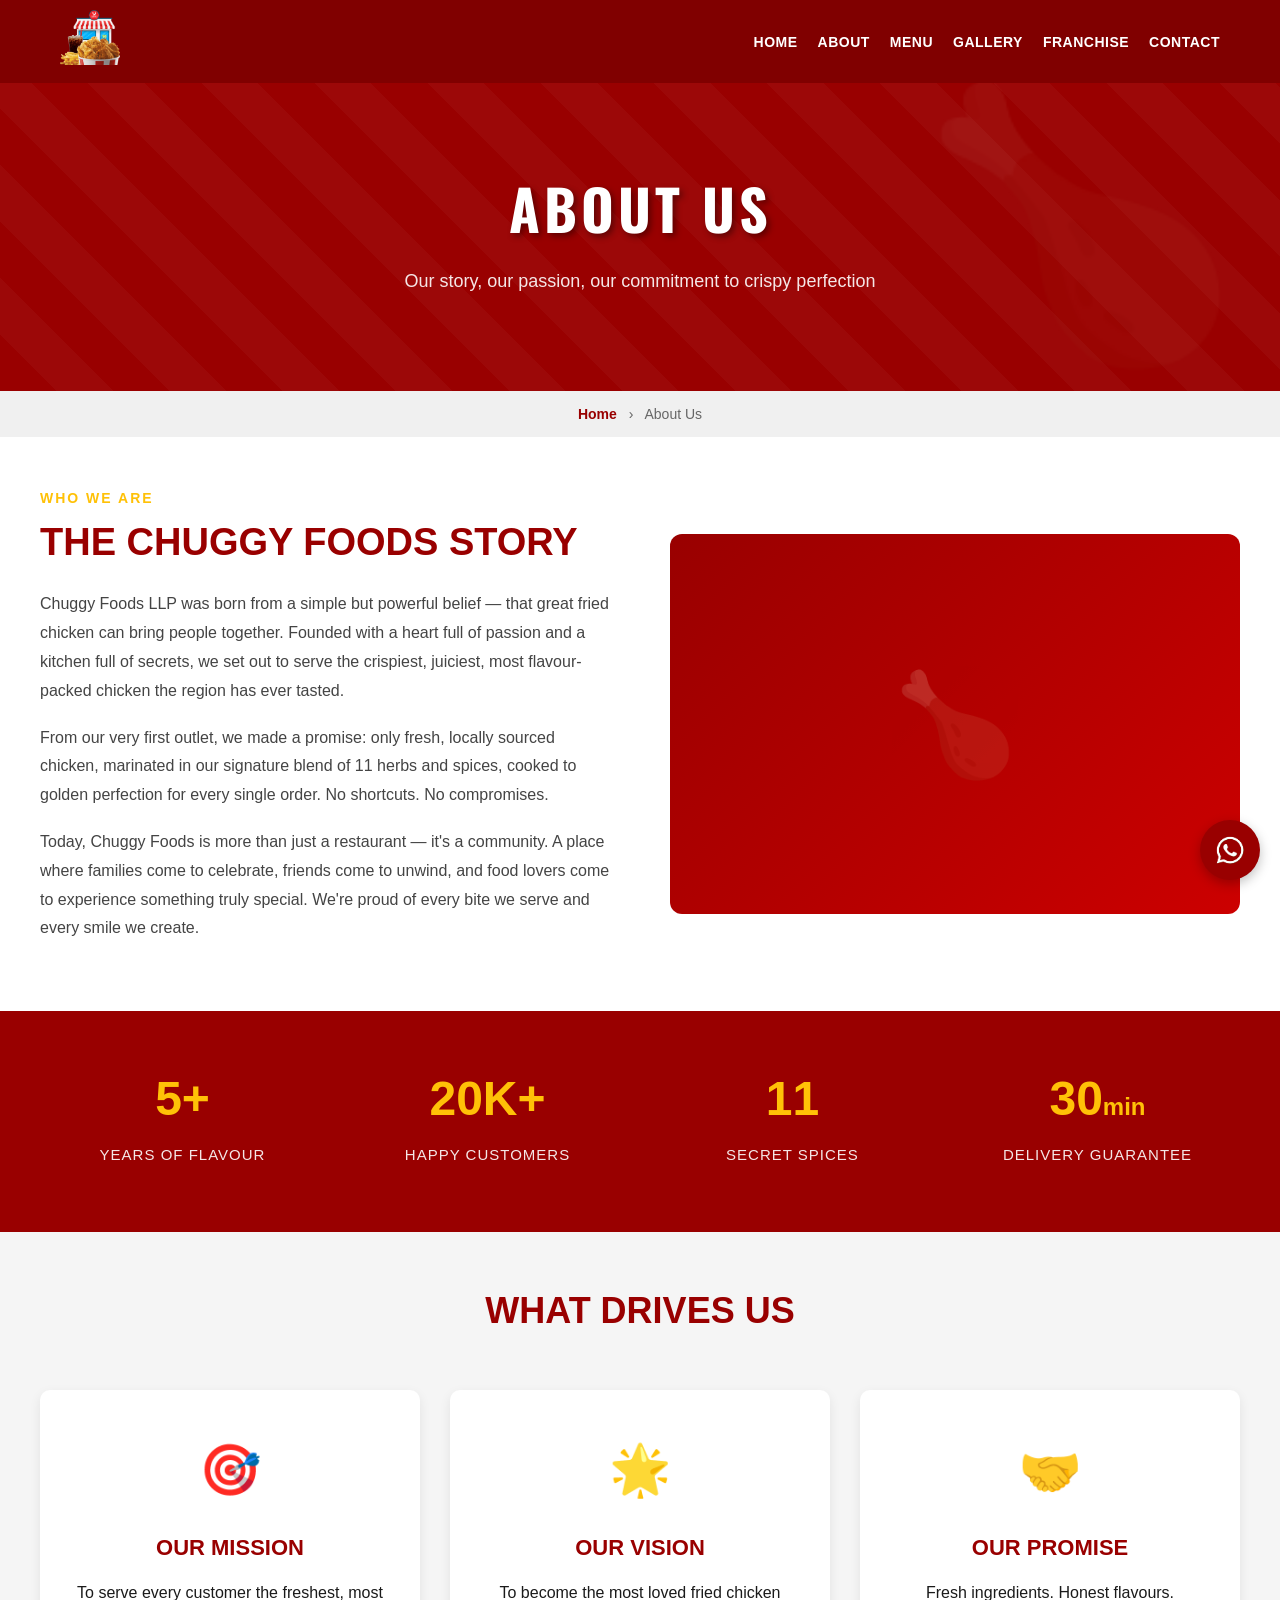
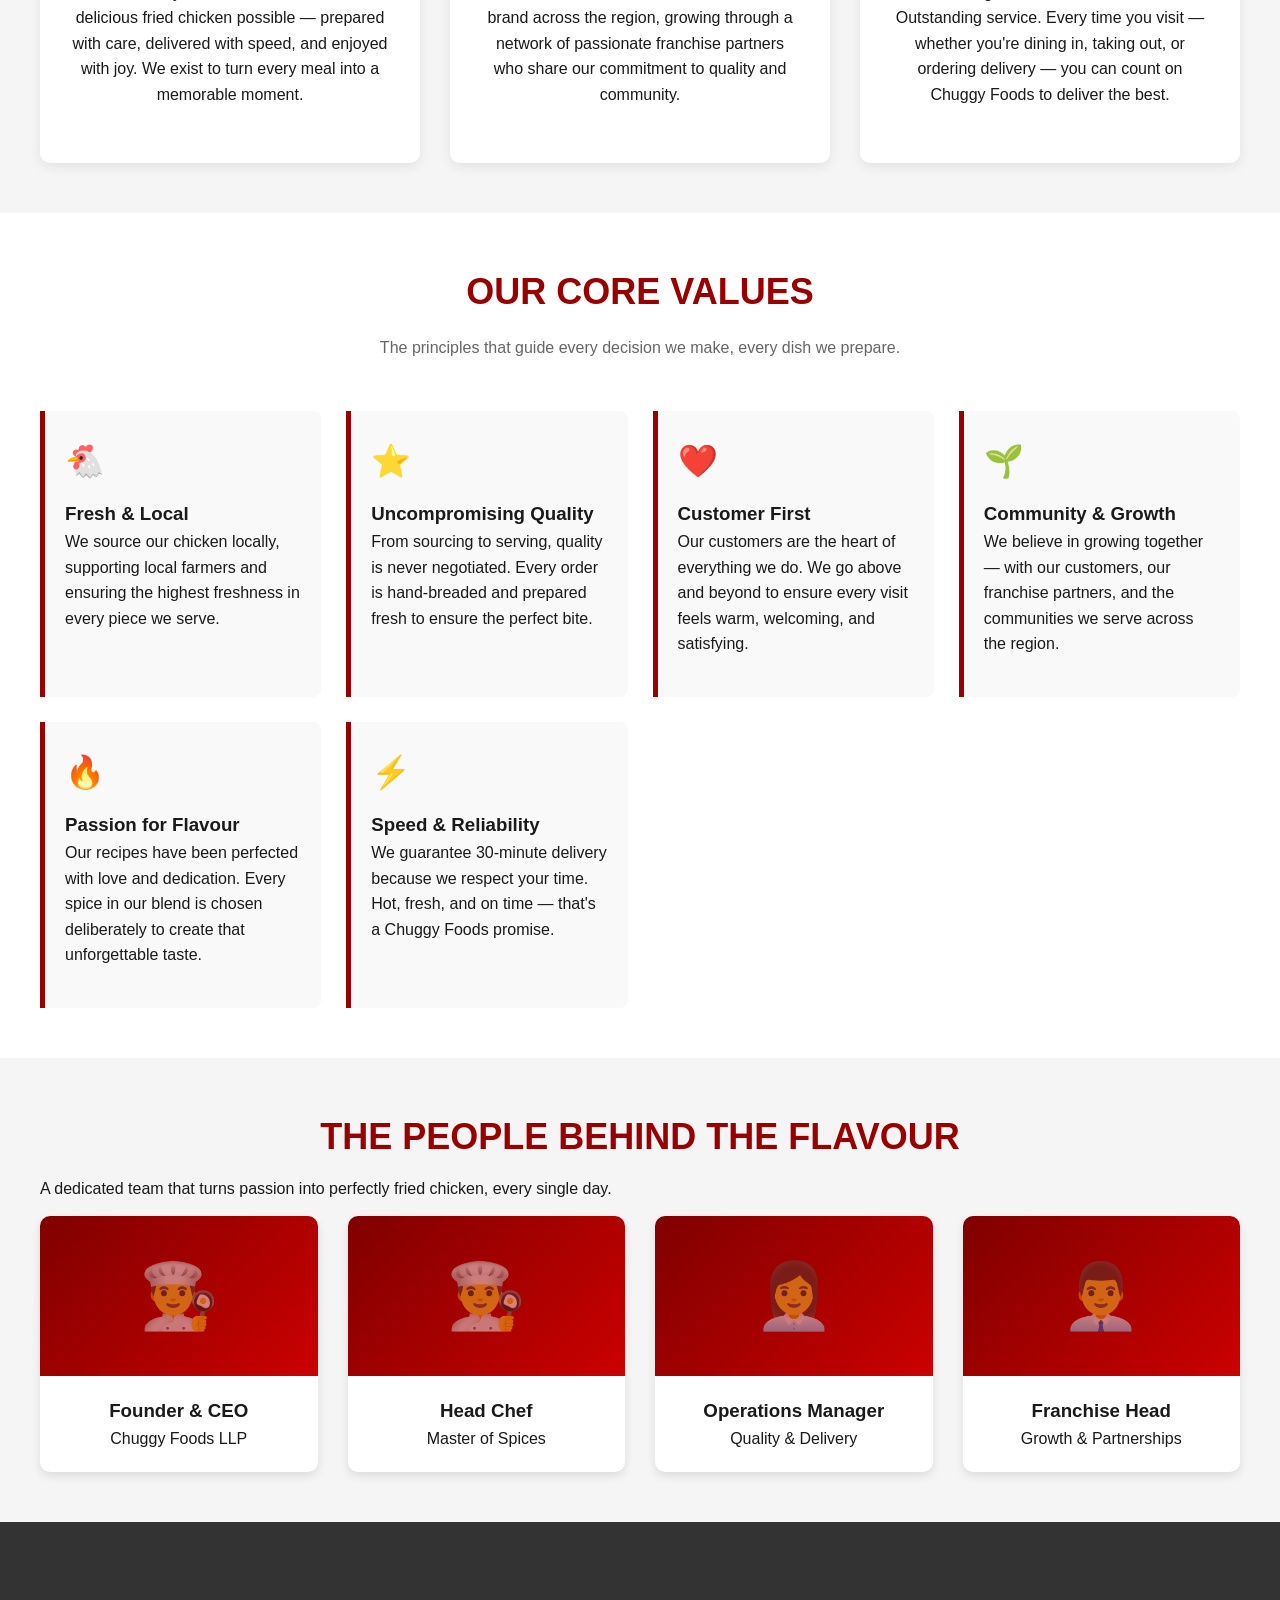
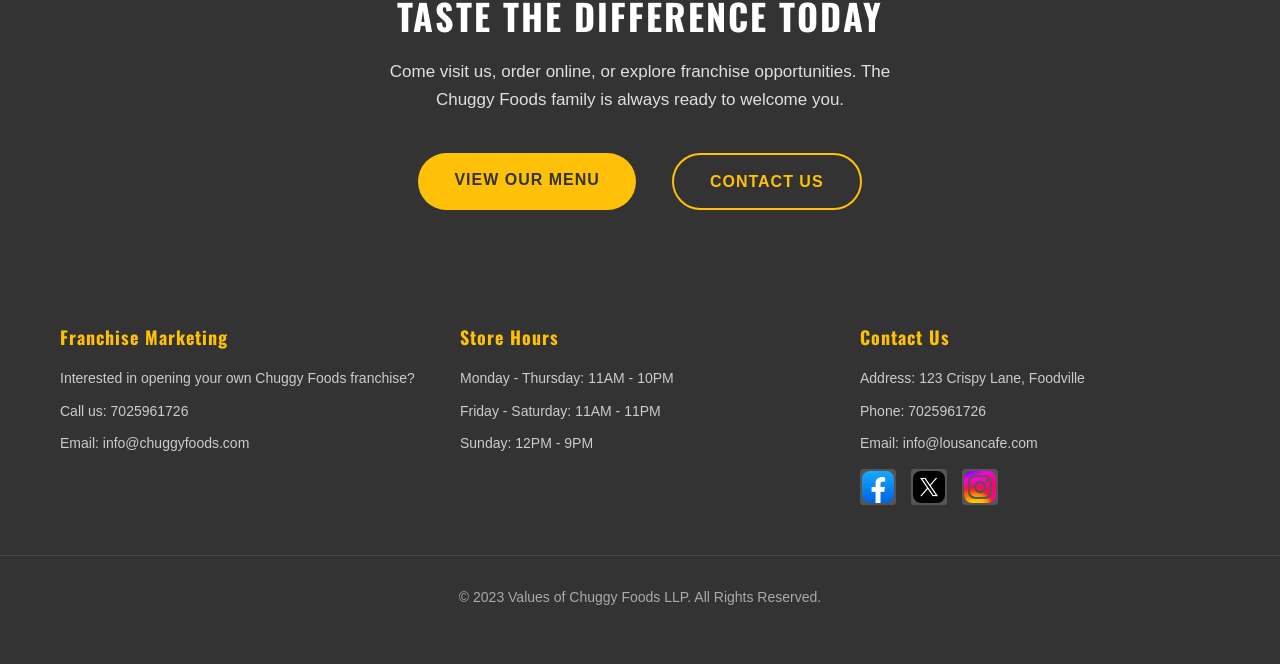
<file: about.html>
<!DOCTYPE html>
<html lang="en">
<head>
    <meta charset="UTF-8">
    <meta name="viewport" content="width=device-width, initial-scale=1.0">
    <title>About Us - Chuggy Foods LLP</title>
    <link rel="stylesheet" href="style.css">
</head>
<body>

    <!-- Header -->
    <header>
        <div class="header-container">
            <div class="logo">
                <img src="restaurent/1.png" alt="Chuggy Foods Logo">
            </div>
            <button class="mobile-menu-btn">☰</button>
            <nav id="main-nav">
                <ul>
                    <li><a href="index.html">Home</a></li>
                    <li><a href="about.html">About</a></li>
                    <li><a href="menu.html">Menu</a></li>
                    <li><a href="gallery.html">Gallery</a></li>
                    <li><a href="#franchise">Franchise</a></li>
                    <li><a href="contact.html">Contact</a></li>
                </ul>
            </nav>
        </div>
    </header>

    <!-- Page Hero -->
    <section class="page-hero">
        <h1>ABOUT US</h1>
        <p>Our story, our passion, our commitment to crispy perfection</p>
    </section>

    <!-- Breadcrumb -->
    <div class="breadcrumb">
        <a href="index.html">Home</a>
        <span>›</span>
        About Us
    </div>

    <!-- Our Story -->
    <section class="our-story">
        <div class="our-story-container">
            <div class="story-text">
                <div class="section-label">Who We Are</div>
                <h2>THE CHUGGY FOODS STORY</h2>
                <p>Chuggy Foods LLP was born from a simple but powerful belief — that great fried chicken can bring people together. Founded with a heart full of passion and a kitchen full of secrets, we set out to serve the crispiest, juiciest, most flavour-packed chicken the region has ever tasted.</p>
                <p>From our very first outlet, we made a promise: only fresh, locally sourced chicken, marinated in our signature blend of 11 herbs and spices, cooked to golden perfection for every single order. No shortcuts. No compromises.</p>
                <p>Today, Chuggy Foods is more than just a restaurant — it's a community. A place where families come to celebrate, friends come to unwind, and food lovers come to experience something truly special. We're proud of every bite we serve and every smile we create.</p>
            </div>
            <div class="story-image">
                <div class="image-placeholder"></div>
            </div>
        </div>
    </section>

    <!-- Stats Bar -->
    <section class="stats-bar">
        <div class="stats-container">
            <div class="stat-item">
                <h3>5+</h3>
                <p>Years of Flavour</p>
            </div>
            <div class="stat-item">
                <h3>20K+</h3>
                <p>Happy Customers</p>
            </div>
            <div class="stat-item">
                <h3>11</h3>
                <p>Secret Spices</p>
            </div>
            <div class="stat-item">
                <h3>30<small style="font-size:24px">min</small></h3>
                <p>Delivery Guarantee</p>
            </div>
        </div>
    </section>

    <!-- Mission & Vision -->
    <section class="mission-vision">
        <div class="mv-container">
            <h2>WHAT DRIVES US</h2>
            <div class="mv-grid">
                <div class="mv-card">
                    <div class="icon">🎯</div>
                    <h3>Our Mission</h3>
                    <p>To serve every customer the freshest, most delicious fried chicken possible — prepared with care, delivered with speed, and enjoyed with joy. We exist to turn every meal into a memorable moment.</p>
                </div>
                <div class="mv-card">
                    <div class="icon">🌟</div>
                    <h3>Our Vision</h3>
                    <p>To become the most loved fried chicken brand across the region, growing through a network of passionate franchise partners who share our commitment to quality and community.</p>
                </div>
                <div class="mv-card">
                    <div class="icon">🤝</div>
                    <h3>Our Promise</h3>
                    <p>Fresh ingredients. Honest flavours. Outstanding service. Every time you visit — whether you're dining in, taking out, or ordering delivery — you can count on Chuggy Foods to deliver the best.</p>
                </div>
            </div>
        </div>
    </section>

    <!-- Our Values -->
    <section class="values">
        <div class="values-container">
            <h2>OUR CORE VALUES</h2>
            <p class="subtitle">The principles that guide every decision we make, every dish we prepare.</p>
            <div class="values-grid">
                <div class="value-card">
                    <div class="icon">🐔</div>
                    <h3>Fresh & Local</h3>
                    <p>We source our chicken locally, supporting local farmers and ensuring the highest freshness in every piece we serve.</p>
                </div>
                <div class="value-card">
                    <div class="icon">⭐</div>
                    <h3>Uncompromising Quality</h3>
                    <p>From sourcing to serving, quality is never negotiated. Every order is hand-breaded and prepared fresh to ensure the perfect bite.</p>
                </div>
                <div class="value-card">
                    <div class="icon">❤️</div>
                    <h3>Customer First</h3>
                    <p>Our customers are the heart of everything we do. We go above and beyond to ensure every visit feels warm, welcoming, and satisfying.</p>
                </div>
                <div class="value-card">
                    <div class="icon">🌱</div>
                    <h3>Community & Growth</h3>
                    <p>We believe in growing together — with our customers, our franchise partners, and the communities we serve across the region.</p>
                </div>
                <div class="value-card">
                    <div class="icon">🔥</div>
                    <h3>Passion for Flavour</h3>
                    <p>Our recipes have been perfected with love and dedication. Every spice in our blend is chosen deliberately to create that unforgettable taste.</p>
                </div>
                <div class="value-card">
                    <div class="icon">⚡</div>
                    <h3>Speed & Reliability</h3>
                    <p>We guarantee 30-minute delivery because we respect your time. Hot, fresh, and on time — that's a Chuggy Foods promise.</p>
                </div>
            </div>
        </div>
    </section>

    <!-- Team Section -->
    <section class="team">
        <div class="team-container">
            <h2>THE PEOPLE BEHIND THE FLAVOUR</h2>
            <p class="subtitle">A dedicated team that turns passion into perfectly fried chicken, every single day.</p>
            <div class="team-grid">
                <div class="team-card">
                    <div class="avatar">👨‍🍳</div>
                    <div class="team-card-info">
                        <h3>Founder & CEO</h3>
                        <span>Chuggy Foods LLP</span>
                    </div>
                </div>
                <div class="team-card">
                    <div class="avatar">👨‍🍳</div>
                    <div class="team-card-info">
                        <h3>Head Chef</h3>
                        <span>Master of Spices</span>
                    </div>
                </div>
                <div class="team-card">
                    <div class="avatar">👩‍💼</div>
                    <div class="team-card-info">
                        <h3>Operations Manager</h3>
                        <span>Quality & Delivery</span>
                    </div>
                </div>
                <div class="team-card">
                    <div class="avatar">👨‍💼</div>
                    <div class="team-card-info">
                        <h3>Franchise Head</h3>
                        <span>Growth & Partnerships</span>
                    </div>
                </div>
            </div>
        </div>
    </section>

    <!-- CTA Section -->
    <section class="cta-section">
        <h2>TASTE THE DIFFERENCE TODAY</h2>
        <p>Come visit us, order online, or explore franchise opportunities. The Chuggy Foods family is always ready to welcome you.</p>
        <div class="cta-buttons">
            <a href="index.html#menu" class="cta-button">View Our Menu</a>
            <a href="index.html#contact" class="cta-button outline">Contact Us</a>
        </div>
    </section>

    <!-- Footer -->
    <footer>
        <div class="footer-container">
            <div class="footer-section">
                <h3>Franchise Marketing</h3>
                <p>Interested in opening your own Chuggy Foods franchise?</p>
                <p>Call us: 7025961726</p>
                <p>Email: info@chuggyfoods.com</p>
            </div>
            <div class="footer-section">
                <h3>Store Hours</h3>
                <p>Monday - Thursday: 11AM - 10PM</p>
                <p>Friday - Saturday: 11AM - 11PM</p>
                <p>Sunday: 12PM - 9PM</p>
            </div>
            <div class="footer-section" id="contact">
                <h3>Contact Us</h3>
                <p>Address: 123 Crispy Lane, Foodville</p>
                <p>Phone: 7025961726</p>
                <p>Email: info@lousancafe.com</p>
                <div class="social-links">
                    <a href="https://www.facebook.com" target="_blank">
                        <img src="restaurent/f.jpeg" alt="Facebook" width="32" height="32">
                    </a>
                    <a href="https://www.x.com" target="_blank">
                        <img src="restaurent/x.png" alt="X" width="32" height="32">
                    </a>
                    <a href="https://www.instagram.com" target="_blank">
                        <img src="restaurent/i2.png" alt="Instagram" width="32" height="32">
                    </a>
                </div>
            </div>
        </div>
        <div class="copyright">
            <p>&copy; 2023 Values of Chuggy Foods LLP. All Rights Reserved.</p>
        </div>
    </footer>

    <!-- WhatsApp Button -->
   <a href="https://wa.me/7025961726" class="whatsapp-btn" target="_blank">
    <img src="restaurent/w.png" alt="WhatsApp" style="width: 40px; height: 40px;">
</a>

    <script src="script.js"></script>
</body>
</html>
</file>
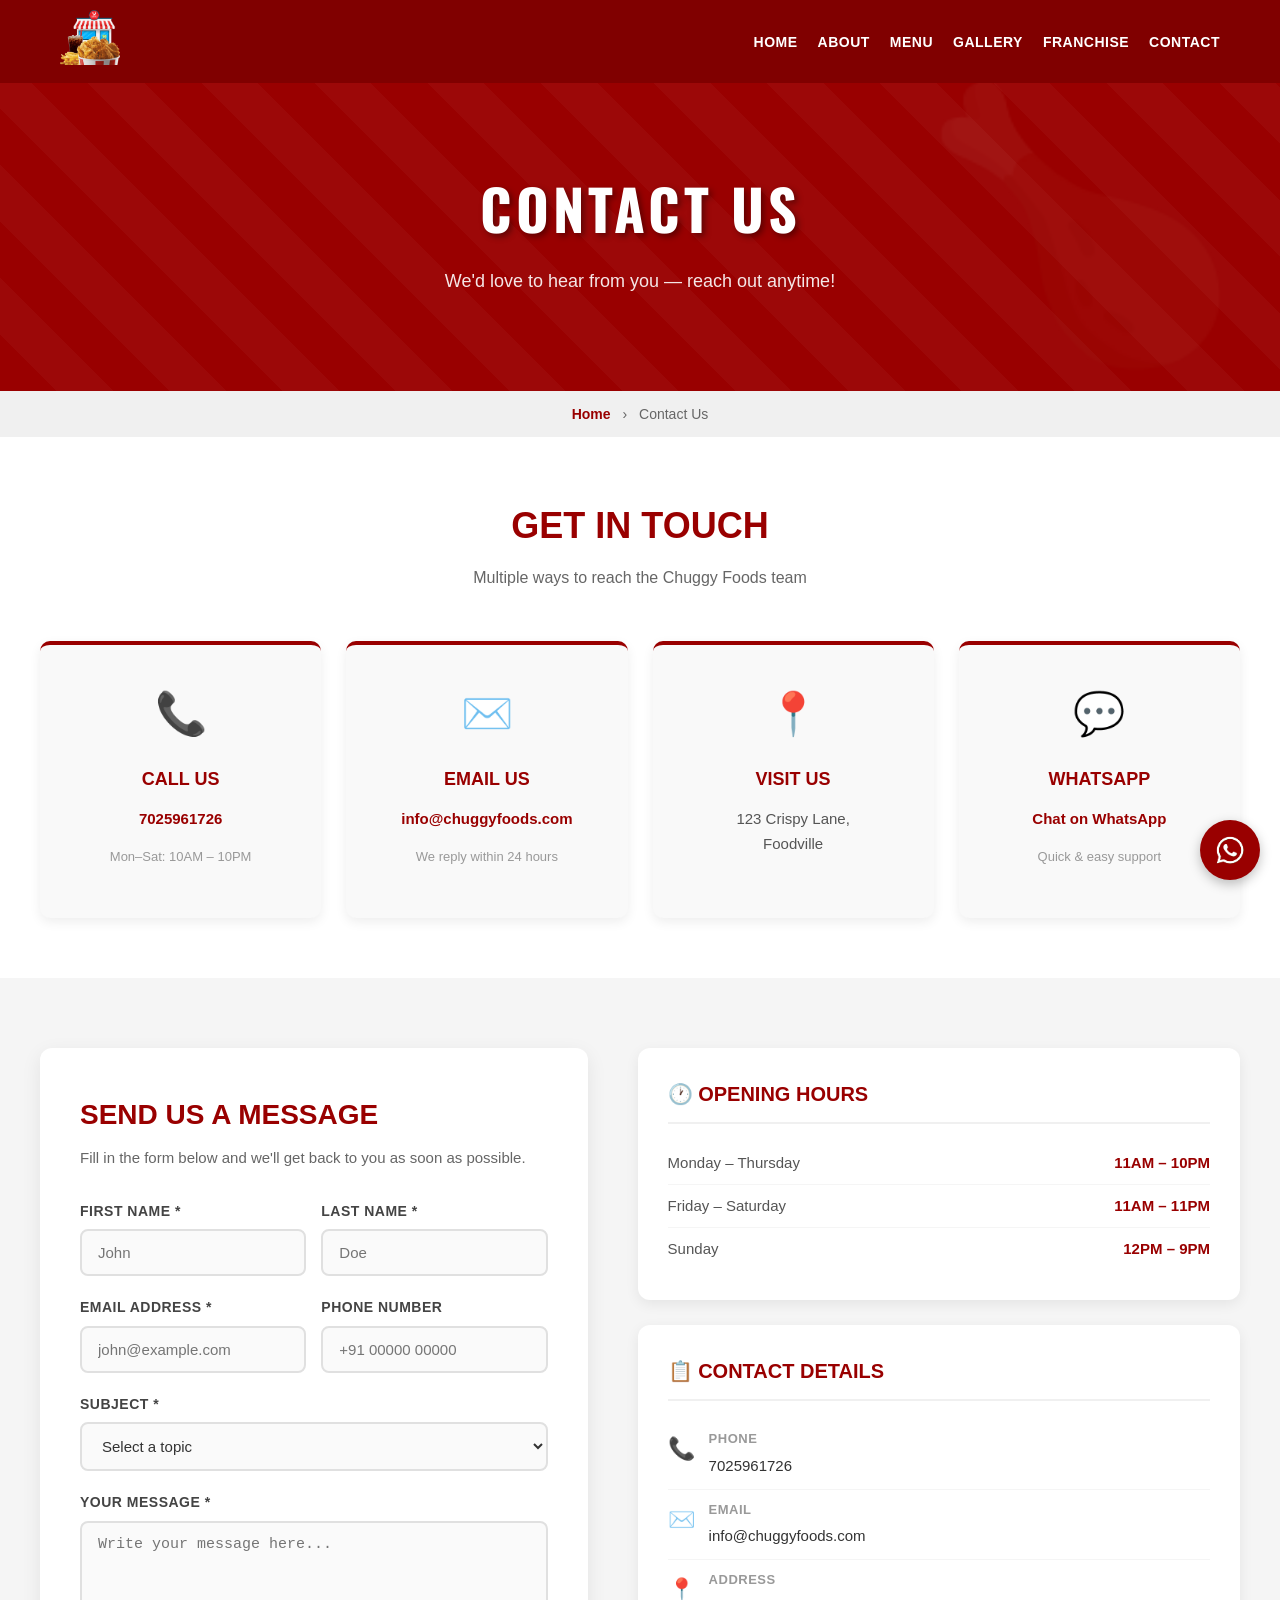
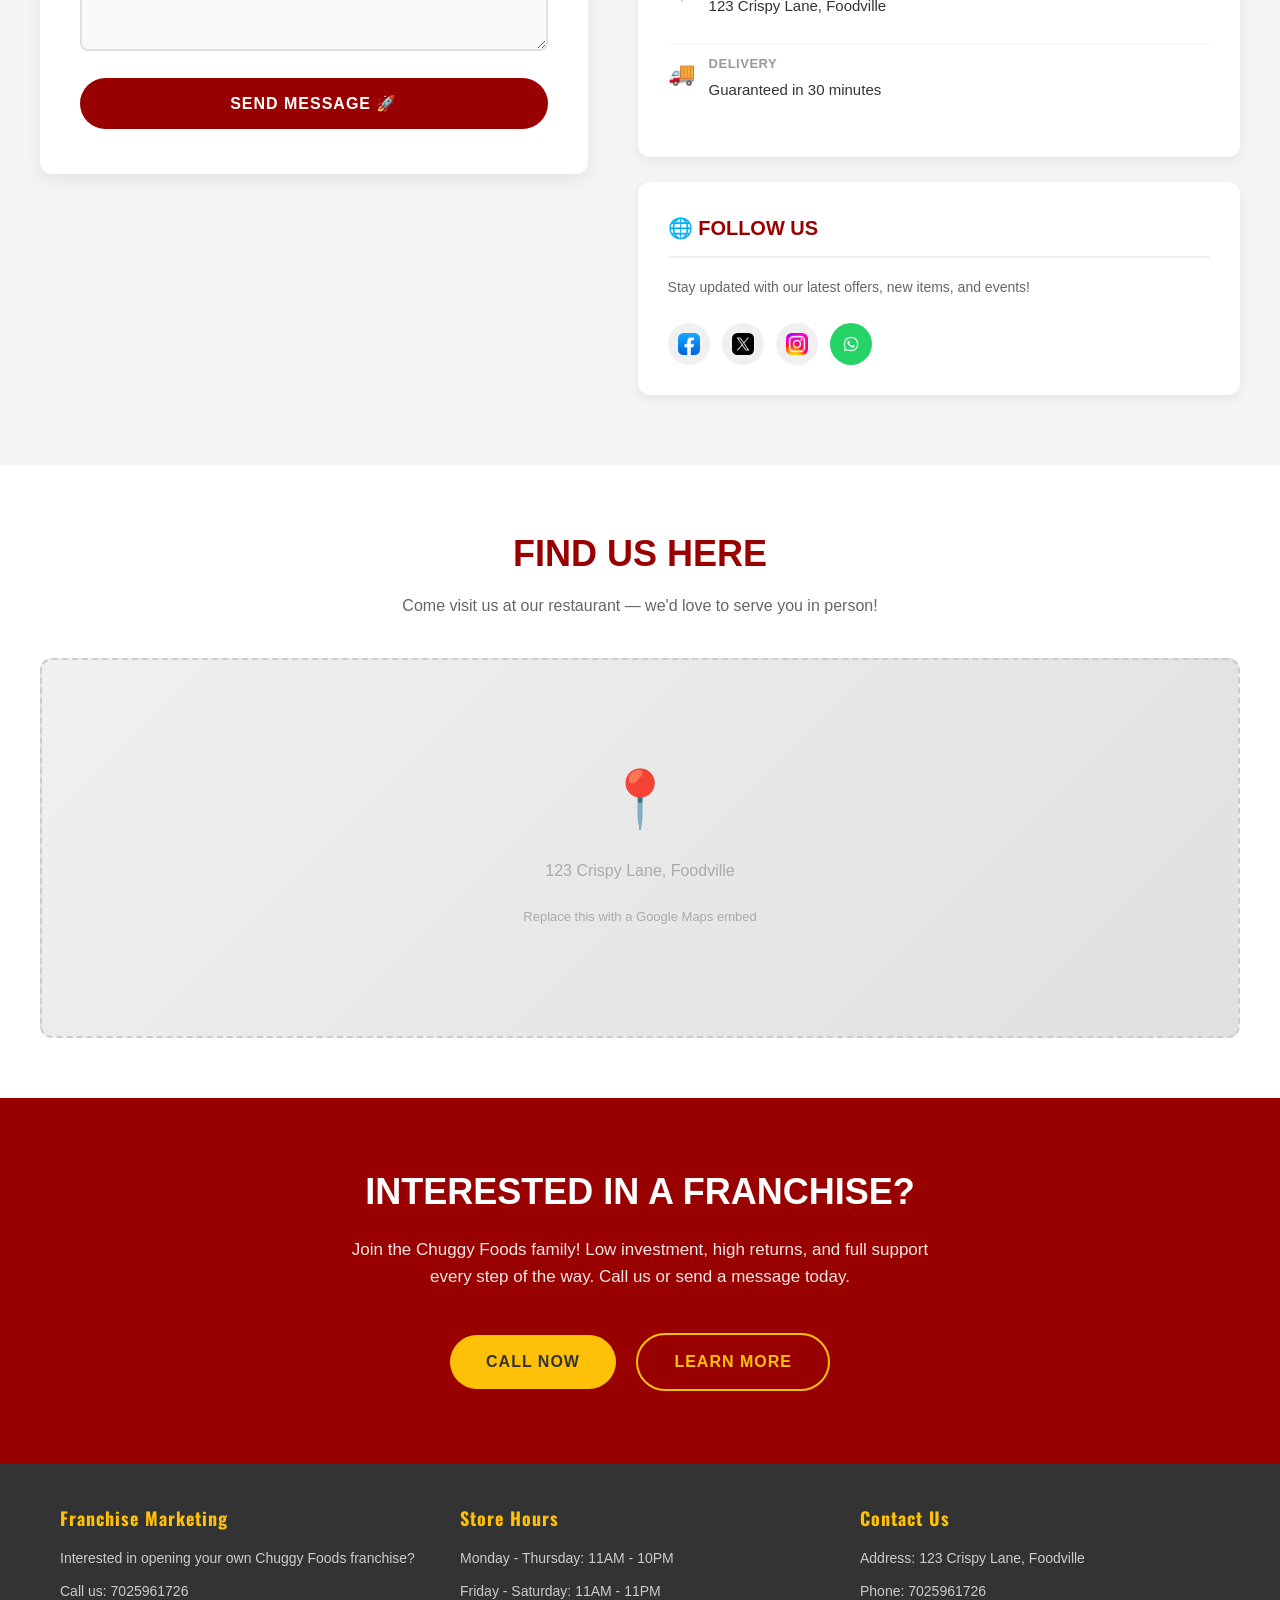
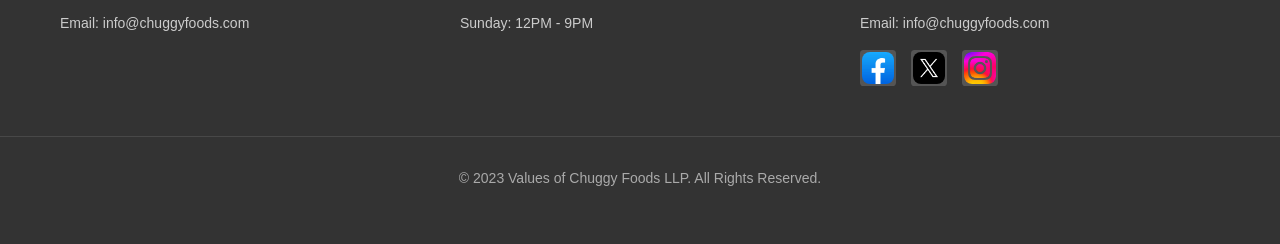
<file: contact.html>
<!DOCTYPE html>
<html lang="en">
<head>
    <meta charset="UTF-8">
    <meta name="viewport" content="width=device-width, initial-scale=1.0">
    <title>Contact Us - Chuggy Foods LLP</title>
    <link rel="stylesheet" href="style.css">
</head>
<body>

    <!-- Header -->
    <header>
        <div class="header-container">
            <div class="logo">
                <img src="restaurent/1.png" alt="Chuggy Foods Logo">
            </div>
            <button class="mobile-menu-btn">☰</button>
            <nav id="main-nav">
                <ul>
                    <li><a href="index.html">Home</a></li>
                    <li><a href="about.html">About</a></li>
                    <li><a href="menu.html">Menu</a></li>
                    <li><a href="gallery.html">Gallery</a></li>
                    <li><a href="#franchise">Franchise</a></li>
                    <li><a href="contact.html">Contact</a></li>
                </ul>
            </nav>
        </div>
    </header>

    <!-- Page Hero -->
    <section class="page-hero">
        <h1>CONTACT US</h1>
        <p>We'd love to hear from you — reach out anytime!</p>
    </section>

    <!-- Breadcrumb -->
    <div class="breadcrumb">
        <a href="index.html">Home</a>
        <span>›</span>
        Contact Us
    </div>

    <!-- Info Cards -->
    <section class="info-cards">
        <div class="info-cards-container">
            <h2>GET IN TOUCH</h2>
            <p class="subtitle">Multiple ways to reach the Chuggy Foods team</p>
            <div class="cards-grid">
                <div class="info-card">
                    <div class="icon">📞</div>
                    <h3>Call Us</h3>
                    <p><a href="tel:7025961726">7025961726</a></p>
                    <p style="margin-top:8px; font-size:13px; color:#999;">Mon–Sat: 10AM – 10PM</p>
                </div>
                <div class="info-card">
                    <div class="icon">✉️</div>
                    <h3>Email Us</h3>
                    <p><a href="mailto:info@chuggyfoods.com">info@chuggyfoods.com</a></p>
                    <p style="margin-top:8px; font-size:13px; color:#999;">We reply within 24 hours</p>
                </div>
                <div class="info-card">
                    <div class="icon">📍</div>
                    <h3>Visit Us</h3>
                    <p>123 Crispy Lane,<br>Foodville</p>
                </div>
                <div class="info-card">
                    <div class="icon">💬</div>
                    <h3>WhatsApp</h3>
                    <p><a href="https://wa.me/7025961726" target="_blank">Chat on WhatsApp</a></p>
                    <p style="margin-top:8px; font-size:13px; color:#999;">Quick & easy support</p>
                </div>
            </div>
        </div>
    </section>

    <!-- Contact Form + Side Info -->
    <section class="contact-main">
        <div class="contact-main-container">

            <!-- Form -->
            <div class="contact-form-box">
                <h2>SEND US A MESSAGE</h2>
                <p>Fill in the form below and we'll get back to you as soon as possible.</p>

                <div class="form-row">
                    <div class="form-group">
                        <label for="fname">First Name *</label>
                        <input type="text" id="fname" placeholder="John">
                    </div>
                    <div class="form-group">
                        <label for="lname">Last Name *</label>
                        <input type="text" id="lname" placeholder="Doe">
                    </div>
                </div>

                <div class="form-row">
                    <div class="form-group">
                        <label for="email">Email Address *</label>
                        <input type="email" id="email" placeholder="john@example.com">
                    </div>
                    <div class="form-group">
                        <label for="phone">Phone Number</label>
                        <input type="tel" id="phone" placeholder="+91 00000 00000">
                    </div>
                </div>

                <div class="form-group">
                    <label for="subject">Subject *</label>
                    <select id="subject">
                        <option value="" disabled selected>Select a topic</option>
                        <option>General Enquiry</option>
                        <option>Franchise Opportunity</option>
                        <option>Feedback / Complaint</option>
                        <option>Catering / Bulk Order</option>
                        <option>Delivery Issue</option>
                        <option>Other</option>
                    </select>
                </div>

                <div class="form-group">
                    <label for="message">Your Message *</label>
                    <textarea id="message" placeholder="Write your message here..."></textarea>
                </div>

                <button class="submit-btn" onclick="handleSubmit()">Send Message 🚀</button>

                <div class="success-message" id="successMsg">
                    ✅ Thank you! Your message has been sent. We'll be in touch soon!
                </div>
            </div>

            <!-- Side Info -->
            <div class="contact-side">

                <!-- Hours -->
                <div class="side-card">
                    <h3>🕐 Opening Hours</h3>
                    <ul class="hours-list">
                        <li>
                            <span class="day">Monday – Thursday</span>
                            <span class="time">11AM – 10PM</span>
                        </li>
                        <li>
                            <span class="day">Friday – Saturday</span>
                            <span class="time">11AM – 11PM</span>
                        </li>
                        <li>
                            <span class="day">Sunday</span>
                            <span class="time">12PM – 9PM</span>
                        </li>
                    </ul>
                </div>

                <!-- Contact Details -->
                <div class="side-card">
                    <h3>📋 Contact Details</h3>

                    <div class="contact-detail-row">
                        <div class="icon">📞</div>
                        <div class="detail">
                            <h4>Phone</h4>
                            <a href="tel:7025961726">7025961726</a>
                        </div>
                    </div>

                    <div class="contact-detail-row">
                        <div class="icon">✉️</div>
                        <div class="detail">
                            <h4>Email</h4>
                            <a href="mailto:info@chuggyfoods.com">info@chuggyfoods.com</a>
                        </div>
                    </div>

                    <div class="contact-detail-row">
                        <div class="icon">📍</div>
                        <div class="detail">
                            <h4>Address</h4>
                            <p>123 Crispy Lane, Foodville</p>
                        </div>
                    </div>

                    <div class="contact-detail-row">
                        <div class="icon">🚚</div>
                        <div class="detail">
                            <h4>Delivery</h4>
                            <p>Guaranteed in 30 minutes</p>
                        </div>
                    </div>
                </div>

                <!-- Social -->
                <div class="side-card">
                    <h3>🌐 Follow Us</h3>
                    <p style="color:#666; font-size:14px; margin-bottom:15px;">Stay updated with our latest offers, new items, and events!</p>
                    <div class="social-row">
                        <a href="https://www.facebook.com" target="_blank">
                            <img src="restaurent/f.jpeg" alt="Facebook">
                        </a>
                        <a href="https://www.x.com" target="_blank">
                            <img src="restaurent/x.png" alt="X">
                        </a>
                        <a href="https://www.instagram.com" target="_blank">
                            <img src="restaurent/i2.png" alt="Instagram">
                        </a>
                        <a href="https://wa.me/7025961726" target="_blank" style="background-color:#25d366;">
                            <img src="restaurent/w.png" alt="WhatsApp">
                        </a>
                    </div>
                </div>

            </div>
        </div>
    </section>

    <!-- Map Section -->
    <section class="map-section">
        <h2>FIND US HERE</h2>
        <p class="subtitle">Come visit us at our restaurant — we'd love to serve you in person!</p>
        <div class="map-placeholder">
            <div class="map-pin">📍</div>
            <p>123 Crispy Lane, Foodville</p>
            <p style="font-size:13px; margin-top:8px;">Replace this with a Google Maps embed</p>
        </div>
    </section>

    <!-- Franchise CTA -->
    <section class="franchise-cta">
        <h2>INTERESTED IN A FRANCHISE?</h2>
        <p>Join the Chuggy Foods family! Low investment, high returns, and full support every step of the way. Call us or send a message today.</p>
        <a href="tel:7025961726" class="cta-button">Call Now</a>
        <a href="index.html#franchise" class="cta-button outline">Learn More</a>
    </section>

    <!-- Footer -->
    <footer>
        <div class="footer-container">
            <div class="footer-section">
                <h3>Franchise Marketing</h3>
                <p>Interested in opening your own Chuggy Foods franchise?</p>
                <p>Call us: 7025961726</p>
                <p>Email: info@chuggyfoods.com</p>
            </div>
            <div class="footer-section">
                <h3>Store Hours</h3>
                <p>Monday - Thursday: 11AM - 10PM</p>
                <p>Friday - Saturday: 11AM - 11PM</p>
                <p>Sunday: 12PM - 9PM</p>
            </div>
            <div class="footer-section">
                <h3>Contact Us</h3>
                <p>Address: 123 Crispy Lane, Foodville</p>
                <p>Phone: 7025961726</p>
                <p>Email: info@chuggyfoods.com</p>
                <div class="social-links">
                    <a href="https://www.facebook.com" target="_blank">
                        <img src="restaurent/f.jpeg" alt="Facebook" width="32" height="32">
                    </a>
                    <a href="https://www.x.com" target="_blank">
                        <img src="restaurent/x.png" alt="X" width="32" height="32">
                    </a>
                    <a href="https://www.instagram.com" target="_blank">
                        <img src="restaurent/i2.png" alt="Instagram" width="32" height="32">
                    </a>
                </div>
            </div>
        </div>
        <div class="copyright">
            <p>&copy; 2023 Values of Chuggy Foods LLP. All Rights Reserved.</p>
        </div>
    </footer>

    <!-- WhatsApp Button -->
   <a href="https://wa.me/7025961726" class="whatsapp-btn" target="_blank">
    <img src="restaurent/w.png" alt="WhatsApp" style="width: 40px; height: 40px;">
</a>

    <script src="script.js"></script>
</body>
</html>
</file>
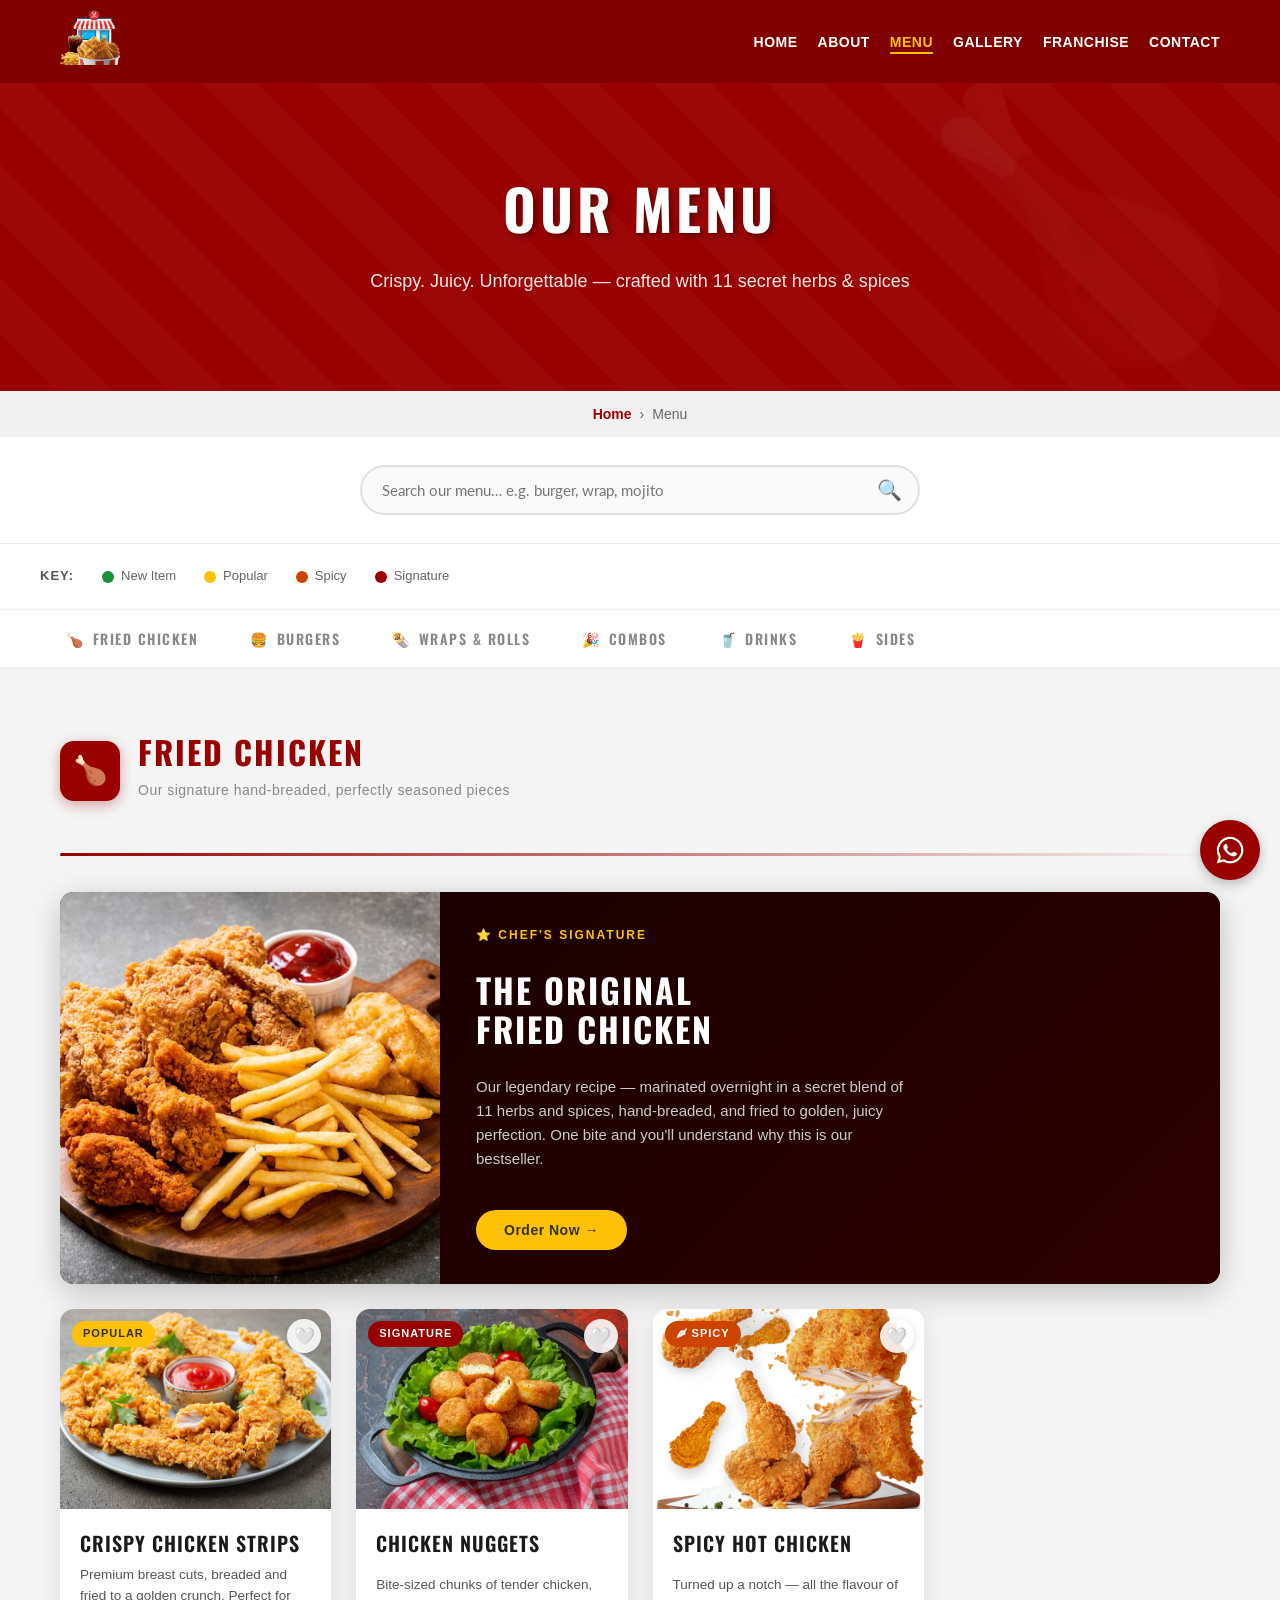
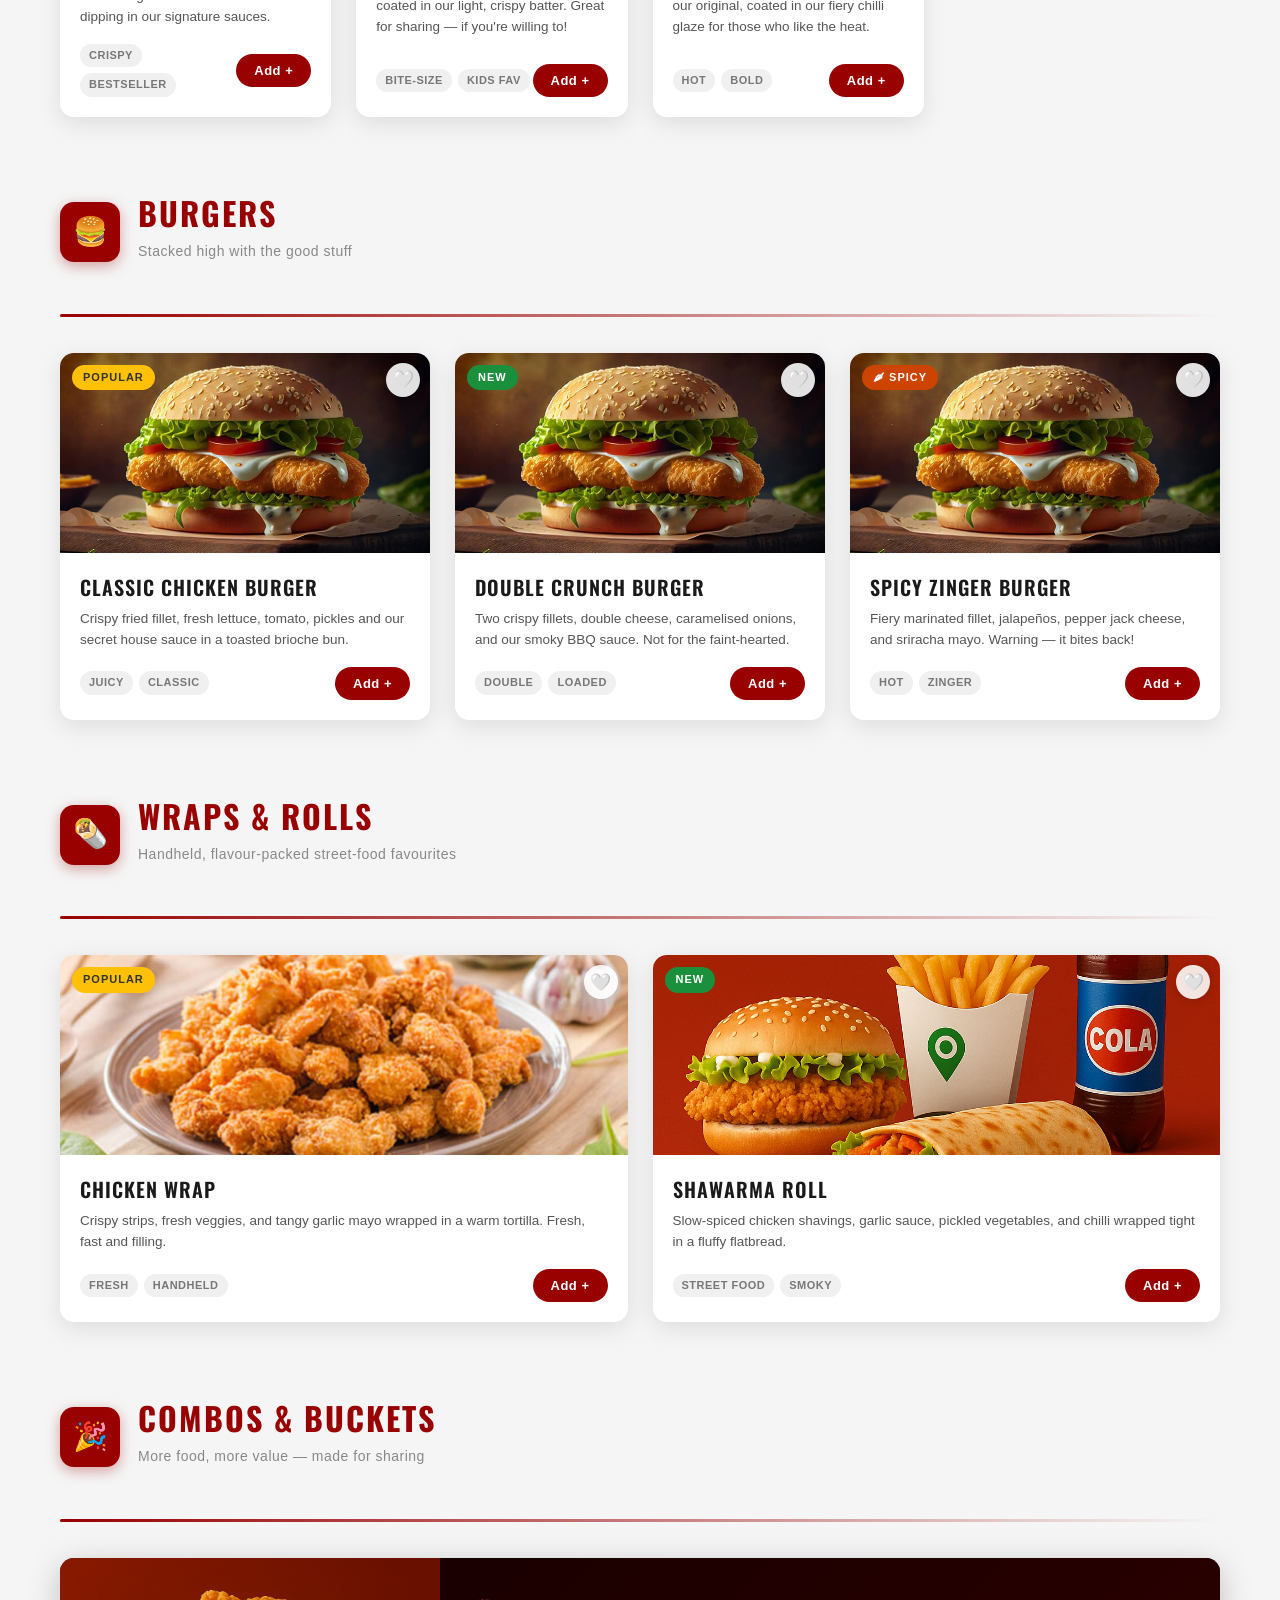
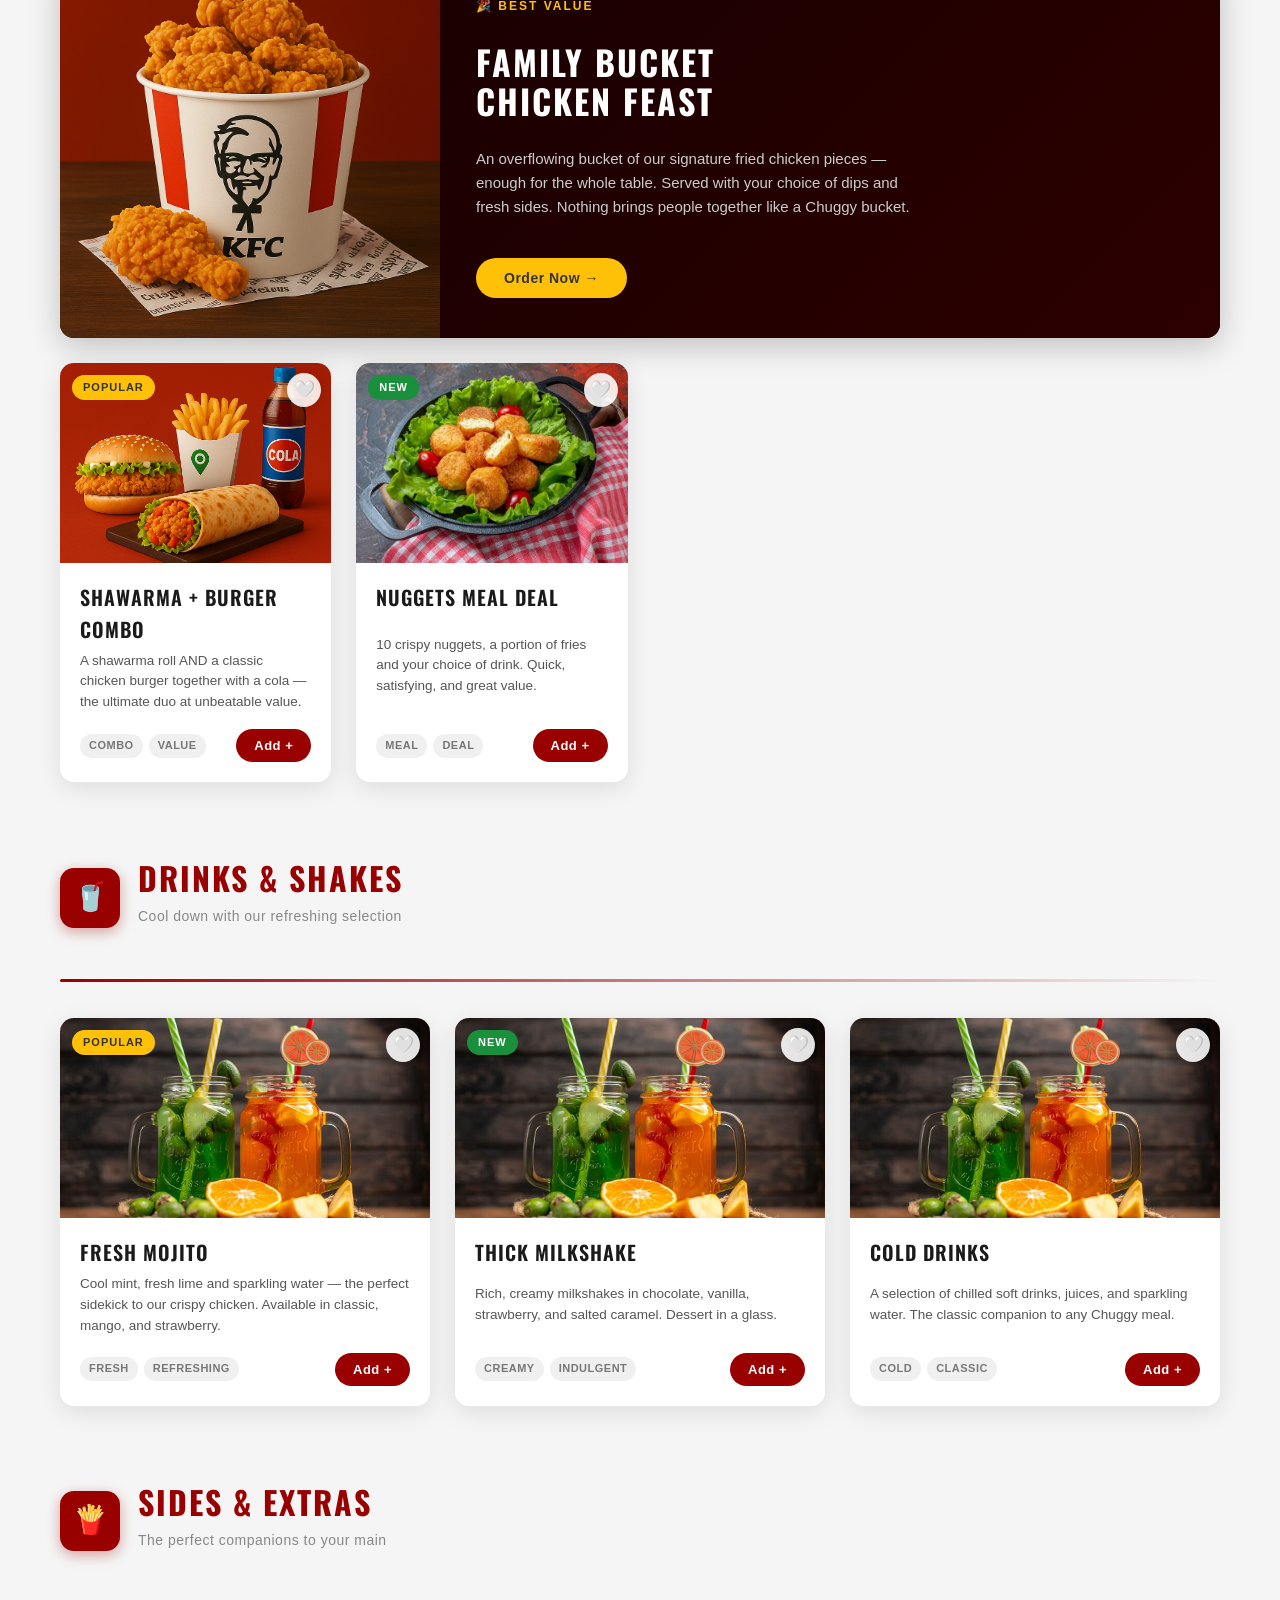
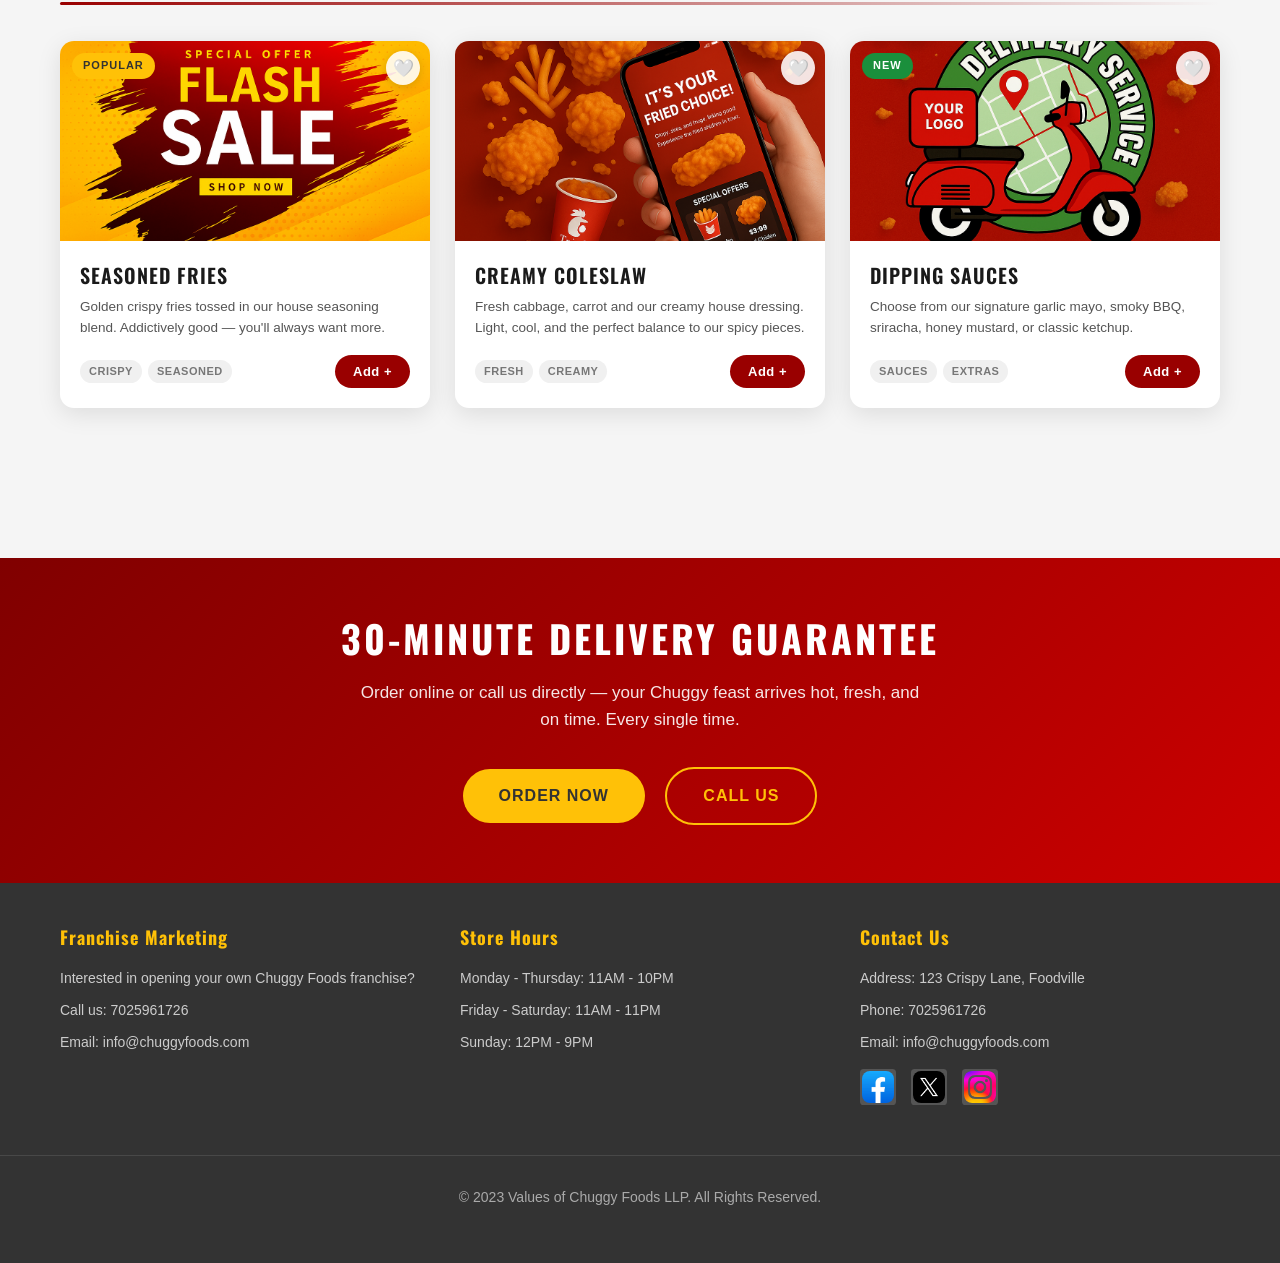
<file: menu.html>
<!DOCTYPE html>
<html lang="en">
<head>
    <meta charset="UTF-8">
    <meta name="viewport" content="width=device-width, initial-scale=1.0">
    <title>Menu - Chuggy Foods LLP</title>
    <link rel="stylesheet" href="style.css">
</head>
<body>

<!-- ── HEADER ── -->
<header>
    <div class="header-container">
        <div class="logo"><img src="restaurent/1.png" alt="Chuggy Foods Logo"></div>
        <button class="mobile-menu-btn">☰</button>
        <nav id="main-nav">
            <ul>
                <li><a href="index.html">Home</a></li>
                <li><a href="about.html">About</a></li>
                <li><a href="menu.html" class="active">Menu</a></li>
                <li><a href="gallery.html">Gallery</a></li>
                <li><a href="index.html#franchise">Franchise</a></li>
                <li><a href="contact.html">Contact</a></li>
            </ul>
        </nav>
    </div>
</header>

<!-- ── HERO ── -->
<section class="page-hero">
    <h1>OUR MENU</h1>
    <p>Crispy. Juicy. Unforgettable — crafted with 11 secret herbs & spices</p>
</section>

<!-- ── BREADCRUMB ── -->
<div class="breadcrumb">
    <a href="index.html">Home</a><span>›</span>Menu
</div>

<!-- ── SEARCH ── -->
<div class="search-wrap">
    <div class="search-inner">
        <input type="text" id="searchInput" placeholder="Search our menu… e.g. burger, wrap, mojito">
        <span class="search-icon">🔍</span>
    </div>
</div>

<!-- ── LEGEND ── -->
<div class="legend-bar">
    <div class="legend-inner">
        <strong style="color:#555; font-size:13px; text-transform:uppercase; letter-spacing:1px;">Key:</strong>
        <span><span class="dot" style="background:#1a8f3c;"></span> New Item</span>
        <span><span class="dot" style="background:#ffc107;"></span> Popular</span>
        <span><span class="dot" style="background:#cc4400;"></span> Spicy</span>
        <span><span class="dot" style="background:#990000;"></span> Signature</span>
    </div>
</div>

<!-- ── STICKY CATEGORY NAV ── -->
<nav class="cat-nav">
    <div class="cat-nav-inner">
        <button class="cat-nav-btn active" onclick="scrollTo('chicken')"><span class="emoji">🍗</span> Fried Chicken</button>
        <button class="cat-nav-btn" onclick="scrollTo('burgers')"><span class="emoji">🍔</span> Burgers</button>
        <button class="cat-nav-btn" onclick="scrollTo('wraps')"><span class="emoji">🌯</span> Wraps & Rolls</button>
        <button class="cat-nav-btn" onclick="scrollTo('combos')"><span class="emoji">🎉</span> Combos</button>
        <button class="cat-nav-btn" onclick="scrollTo('drinks')"><span class="emoji">🥤</span> Drinks</button>
        <button class="cat-nav-btn" onclick="scrollTo('sides')"><span class="emoji">🍟</span> Sides</button>
    </div>
</nav>

<!-- ── MENU BODY ── -->
<div class="menu-body" id="menuBody">

    <!-- NO RESULTS -->
    <div class="no-results" id="noResults">
        <div class="icon">🍗</div>
        <p>No items found — try a different search!</p>
    </div>

    <!-- FRIED CHICKEN -->
    <section class="menu-section" id="chicken">
        <div class="section-header">
            <div class="icon-wrap">🍗</div>
            <div class="text">
                <h2>Fried Chicken</h2>
                <p>Our signature hand-breaded, perfectly seasoned pieces</p>
            </div>
        </div>
        <div class="section-divider"></div>
        <div class="cards-grid">

            <!-- Wide/feature card -->
            <div class="wide-card menu-card" data-name="signature fried chicken">
                <div class="card-img-wrap">
                    <img src="restaurent/3.jpg" alt="Signature Fried Chicken">
                </div>
                <div class="wide-card-body">
                    <div class="label">⭐ Chef's Signature</div>
                    <h3>The Original<br>Fried Chicken</h3>
                    <p>Our legendary recipe — marinated overnight in a secret blend of 11 herbs and spices, hand-breaded, and fried to golden, juicy perfection. One bite and you'll understand why this is our bestseller.</p>
                    <button class="order-btn" onclick="addToOrder('Signature Fried Chicken')">Order Now →</button>
                </div>
            </div>

            <div class="menu-card" data-name="crispy chicken strips">
                <div class="card-img-wrap">
                    <img src="restaurent/6.jpg" alt="Chicken Strips">
                    <span class="card-badge popular">Popular</span>
                    <button class="card-fav" onclick="toggleFav(this)">🤍</button>
                </div>
                <div class="card-body">
                    <h3>Crispy Chicken Strips</h3>
                    <p>Premium breast cuts, breaded and fried to a golden crunch. Perfect for dipping in our signature sauces.</p>
                    <div class="card-footer">
                        <div class="card-tags"><span class="tag">Crispy</span><span class="tag">Bestseller</span></div>
                        <button class="order-btn" onclick="addToOrder('Crispy Chicken Strips')">Add +</button>
                    </div>
                </div>
            </div>

            <div class="menu-card" data-name="chicken nuggets">
                <div class="card-img-wrap">
                    <img src="restaurent/5.jpg" alt="Chicken Nuggets">
                    <span class="card-badge">Signature</span>
                    <button class="card-fav" onclick="toggleFav(this)">🤍</button>
                </div>
                <div class="card-body">
                    <h3>Chicken Nuggets</h3>
                    <p>Bite-sized chunks of tender chicken, coated in our light, crispy batter. Great for sharing — if you're willing to!</p>
                    <div class="card-footer">
                        <div class="card-tags"><span class="tag">Bite-size</span><span class="tag">Kids Fav</span></div>
                        <button class="order-btn" onclick="addToOrder('Chicken Nuggets')">Add +</button>
                    </div>
                </div>
            </div>

            <div class="menu-card" data-name="spicy hot chicken">
                <div class="card-img-wrap">
                    <img src="restaurent/9.png" alt="Spicy Chicken">
                    <span class="card-badge spicy">🌶 Spicy</span>
                    <button class="card-fav" onclick="toggleFav(this)">🤍</button>
                </div>
                <div class="card-body">
                    <h3>Spicy Hot Chicken</h3>
                    <p>Turned up a notch — all the flavour of our original, coated in our fiery chilli glaze for those who like the heat.</p>
                    <div class="card-footer">
                        <div class="card-tags"><span class="tag">Hot</span><span class="tag">Bold</span></div>
                        <button class="order-btn" onclick="addToOrder('Spicy Hot Chicken')">Add +</button>
                    </div>
                </div>
            </div>

        </div>
    </section>

    <!-- BURGERS -->
    <section class="menu-section" id="burgers">
        <div class="section-header">
            <div class="icon-wrap">🍔</div>
            <div class="text">
                <h2>Burgers</h2>
                <p>Stacked high with the good stuff</p>
            </div>
        </div>
        <div class="section-divider"></div>
        <div class="cards-grid">

            <div class="menu-card" data-name="classic chicken burger">
                <div class="card-img-wrap">
                    <img src="restaurent/4.jpg" alt="Chicken Burger">
                    <span class="card-badge popular">Popular</span>
                    <button class="card-fav" onclick="toggleFav(this)">🤍</button>
                </div>
                <div class="card-body">
                    <h3>Classic Chicken Burger</h3>
                    <p>Crispy fried fillet, fresh lettuce, tomato, pickles and our secret house sauce in a toasted brioche bun.</p>
                    <div class="card-footer">
                        <div class="card-tags"><span class="tag">Juicy</span><span class="tag">Classic</span></div>
                        <button class="order-btn" onclick="addToOrder('Classic Chicken Burger')">Add +</button>
                    </div>
                </div>
            </div>

            <div class="menu-card" data-name="double crunch burger">
                <div class="card-img-wrap">
                    <img src="restaurent/4.jpg" alt="Double Burger">
                    <span class="card-badge new">New</span>
                    <button class="card-fav" onclick="toggleFav(this)">🤍</button>
                </div>
                <div class="card-body">
                    <h3>Double Crunch Burger</h3>
                    <p>Two crispy fillets, double cheese, caramelised onions, and our smoky BBQ sauce. Not for the faint-hearted.</p>
                    <div class="card-footer">
                        <div class="card-tags"><span class="tag">Double</span><span class="tag">Loaded</span></div>
                        <button class="order-btn" onclick="addToOrder('Double Crunch Burger')">Add +</button>
                    </div>
                </div>
            </div>

            <div class="menu-card" data-name="spicy zinger burger">
                <div class="card-img-wrap">
                    <img src="restaurent/4.jpg" alt="Zinger">
                    <span class="card-badge spicy">🌶 Spicy</span>
                    <button class="card-fav" onclick="toggleFav(this)">🤍</button>
                </div>
                <div class="card-body">
                    <h3>Spicy Zinger Burger</h3>
                    <p>Fiery marinated fillet, jalapeños, pepper jack cheese, and sriracha mayo. Warning — it bites back!</p>
                    <div class="card-footer">
                        <div class="card-tags"><span class="tag">Hot</span><span class="tag">Zinger</span></div>
                        <button class="order-btn" onclick="addToOrder('Spicy Zinger Burger')">Add +</button>
                    </div>
                </div>
            </div>

        </div>
    </section>

    <!-- WRAPS & ROLLS -->
    <section class="menu-section" id="wraps">
        <div class="section-header">
            <div class="icon-wrap">🌯</div>
            <div class="text">
                <h2>Wraps & Rolls</h2>
                <p>Handheld, flavour-packed street-food favourites</p>
            </div>
        </div>
        <div class="section-divider"></div>
        <div class="cards-grid">

            <div class="menu-card" data-name="chicken wrap">
                <div class="card-img-wrap">
                    <img src="restaurent/7.jpg" alt="Chicken Wrap">
                    <span class="card-badge popular">Popular</span>
                    <button class="card-fav" onclick="toggleFav(this)">🤍</button>
                </div>
                <div class="card-body">
                    <h3>Chicken Wrap</h3>
                    <p>Crispy strips, fresh veggies, and tangy garlic mayo wrapped in a warm tortilla. Fresh, fast and filling.</p>
                    <div class="card-footer">
                        <div class="card-tags"><span class="tag">Fresh</span><span class="tag">Handheld</span></div>
                        <button class="order-btn" onclick="addToOrder('Chicken Wrap')">Add +</button>
                    </div>
                </div>
            </div>

            <div class="menu-card" data-name="shawarma roll">
                <div class="card-img-wrap">
                    <img src="restaurent/13.png" alt="Shawarma">
                    <span class="card-badge new">New</span>
                    <button class="card-fav" onclick="toggleFav(this)">🤍</button>
                </div>
                <div class="card-body">
                    <h3>Shawarma Roll</h3>
                    <p>Slow-spiced chicken shavings, garlic sauce, pickled vegetables, and chilli wrapped tight in a fluffy flatbread.</p>
                    <div class="card-footer">
                        <div class="card-tags"><span class="tag">Street Food</span><span class="tag">Smoky</span></div>
                        <button class="order-btn" onclick="addToOrder('Shawarma Roll')">Add +</button>
                    </div>
                </div>
            </div>

        </div>
    </section>

    <!-- COMBOS -->
    <section class="menu-section" id="combos">
        <div class="section-header">
            <div class="icon-wrap">🎉</div>
            <div class="text">
                <h2>Combos & Buckets</h2>
                <p>More food, more value — made for sharing</p>
            </div>
        </div>
        <div class="section-divider"></div>
        <div class="cards-grid">

            <div class="wide-card menu-card" data-name="bucket chicken family feast">
                <div class="card-img-wrap">
                    <img src="restaurent/14.png" alt="Bucket Chicken">
                </div>
                <div class="wide-card-body">
                    <div class="label">🎉 Best Value</div>
                    <h3>Family Bucket<br>Chicken Feast</h3>
                    <p>An overflowing bucket of our signature fried chicken pieces — enough for the whole table. Served with your choice of dips and fresh sides. Nothing brings people together like a Chuggy bucket.</p>
                    <button class="order-btn" onclick="addToOrder('Family Bucket Feast')">Order Now →</button>
                </div>
            </div>

            <div class="menu-card" data-name="shawarma burger combo">
                <div class="card-img-wrap">
                    <img src="restaurent/13.png" alt="Combo">
                    <span class="card-badge popular">Popular</span>
                    <button class="card-fav" onclick="toggleFav(this)">🤍</button>
                </div>
                <div class="card-body">
                    <h3>Shawarma + Burger Combo</h3>
                    <p>A shawarma roll AND a classic chicken burger together with a cola — the ultimate duo at unbeatable value.</p>
                    <div class="card-footer">
                        <div class="card-tags"><span class="tag">Combo</span><span class="tag">Value</span></div>
                        <button class="order-btn" onclick="addToOrder('Shawarma + Burger Combo')">Add +</button>
                    </div>
                </div>
            </div>

            <div class="menu-card" data-name="nuggets meal deal">
                <div class="card-img-wrap">
                    <img src="restaurent/5.jpg" alt="Nuggets Meal">
                    <span class="card-badge new">New</span>
                    <button class="card-fav" onclick="toggleFav(this)">🤍</button>
                </div>
                <div class="card-body">
                    <h3>Nuggets Meal Deal</h3>
                    <p>10 crispy nuggets, a portion of fries and your choice of drink. Quick, satisfying, and great value.</p>
                    <div class="card-footer">
                        <div class="card-tags"><span class="tag">Meal</span><span class="tag">Deal</span></div>
                        <button class="order-btn" onclick="addToOrder('Nuggets Meal Deal')">Add +</button>
                    </div>
                </div>
            </div>

        </div>
    </section>

    <!-- DRINKS -->
    <section class="menu-section" id="drinks">
        <div class="section-header">
            <div class="icon-wrap">🥤</div>
            <div class="text">
                <h2>Drinks & Shakes</h2>
                <p>Cool down with our refreshing selection</p>
            </div>
        </div>
        <div class="section-divider"></div>
        <div class="cards-grid">

            <div class="menu-card" data-name="fresh mojito">
                <div class="card-img-wrap">
                    <img src="restaurent/8.jpg" alt="Mojito">
                    <span class="card-badge popular">Popular</span>
                    <button class="card-fav" onclick="toggleFav(this)">🤍</button>
                </div>
                <div class="card-body">
                    <h3>Fresh Mojito</h3>
                    <p>Cool mint, fresh lime and sparkling water — the perfect sidekick to our crispy chicken. Available in classic, mango, and strawberry.</p>
                    <div class="card-footer">
                        <div class="card-tags"><span class="tag">Fresh</span><span class="tag">Refreshing</span></div>
                        <button class="order-btn" onclick="addToOrder('Fresh Mojito')">Add +</button>
                    </div>
                </div>
            </div>

            <div class="menu-card" data-name="thick milkshake">
                <div class="card-img-wrap">
                    <img src="restaurent/8.jpg" alt="Milkshake">
                    <span class="card-badge new">New</span>
                    <button class="card-fav" onclick="toggleFav(this)">🤍</button>
                </div>
                <div class="card-body">
                    <h3>Thick Milkshake</h3>
                    <p>Rich, creamy milkshakes in chocolate, vanilla, strawberry, and salted caramel. Dessert in a glass.</p>
                    <div class="card-footer">
                        <div class="card-tags"><span class="tag">Creamy</span><span class="tag">Indulgent</span></div>
                        <button class="order-btn" onclick="addToOrder('Thick Milkshake')">Add +</button>
                    </div>
                </div>
            </div>

            <div class="menu-card" data-name="cold cola soft drink">
                <div class="card-img-wrap">
                    <img src="restaurent/8.jpg" alt="Soft Drink">
                    <button class="card-fav" onclick="toggleFav(this)">🤍</button>
                </div>
                <div class="card-body">
                    <h3>Cold Drinks</h3>
                    <p>A selection of chilled soft drinks, juices, and sparkling water. The classic companion to any Chuggy meal.</p>
                    <div class="card-footer">
                        <div class="card-tags"><span class="tag">Cold</span><span class="tag">Classic</span></div>
                        <button class="order-btn" onclick="addToOrder('Cold Drink')">Add +</button>
                    </div>
                </div>
            </div>

        </div>
    </section>

    <!-- SIDES -->
    <section class="menu-section" id="sides">
        <div class="section-header">
            <div class="icon-wrap">🍟</div>
            <div class="text">
                <h2>Sides & Extras</h2>
                <p>The perfect companions to your main</p>
            </div>
        </div>
        <div class="section-divider"></div>
        <div class="cards-grid">

            <div class="menu-card" data-name="seasoned fries">
                <div class="card-img-wrap">
                    <img src="restaurent/10.png" alt="Fries">
                    <span class="card-badge popular">Popular</span>
                    <button class="card-fav" onclick="toggleFav(this)">🤍</button>
                </div>
                <div class="card-body">
                    <h3>Seasoned Fries</h3>
                    <p>Golden crispy fries tossed in our house seasoning blend. Addictively good — you'll always want more.</p>
                    <div class="card-footer">
                        <div class="card-tags"><span class="tag">Crispy</span><span class="tag">Seasoned</span></div>
                        <button class="order-btn" onclick="addToOrder('Seasoned Fries')">Add +</button>
                    </div>
                </div>
            </div>

            <div class="menu-card" data-name="coleslaw">
                <div class="card-img-wrap">
                    <img src="restaurent/11(2).png" alt="Coleslaw">
                    <button class="card-fav" onclick="toggleFav(this)">🤍</button>
                </div>
                <div class="card-body">
                    <h3>Creamy Coleslaw</h3>
                    <p>Fresh cabbage, carrot and our creamy house dressing. Light, cool, and the perfect balance to our spicy pieces.</p>
                    <div class="card-footer">
                        <div class="card-tags"><span class="tag">Fresh</span><span class="tag">Creamy</span></div>
                        <button class="order-btn" onclick="addToOrder('Creamy Coleslaw')">Add +</button>
                    </div>
                </div>
            </div>

            <div class="menu-card" data-name="garlic bread dip sauces">
                <div class="card-img-wrap">
                    <img src="restaurent/12.png" alt="Sauces">
                    <span class="card-badge new">New</span>
                    <button class="card-fav" onclick="toggleFav(this)">🤍</button>
                </div>
                <div class="card-body">
                    <h3>Dipping Sauces</h3>
                    <p>Choose from our signature garlic mayo, smoky BBQ, sriracha, honey mustard, or classic ketchup.</p>
                    <div class="card-footer">
                        <div class="card-tags"><span class="tag">Sauces</span><span class="tag">Extras</span></div>
                        <button class="order-btn" onclick="addToOrder('Dipping Sauces')">Add +</button>
                    </div>
                </div>
            </div>

        </div>
    </section>

</div>

<!-- ── ORDER TOAST ── -->
<div id="toast" style="
    position:fixed; bottom:90px; left:50%; transform:translateX(-50%) translateY(30px);
    background:#1a1a1a; color:white; padding:13px 26px; border-radius:30px;
    font-size:14px; font-weight:700; letter-spacing:0.5px;
    box-shadow:0 8px 24px rgba(0,0,0,0.3);
    opacity:0; transition:all 0.3s; z-index:999;
    pointer-events:none; white-space:nowrap;
"></div>

<!-- ── PROMO BAND ── -->
<section class="promo-band">
    <h2>30-MINUTE DELIVERY GUARANTEE</h2>
    <p>Order online or call us directly — your Chuggy feast arrives hot, fresh, and on time. Every single time.</p>
    <a href="contact.html" class="cta-button">Order Now</a>
    <a href="tel:7025961726" class="cta-button outline">Call Us</a>
</section>

<!-- ── FOOTER ── -->
<footer>
    <div class="footer-container">
        <div class="footer-section">
            <h3>Franchise Marketing</h3>
            <p>Interested in opening your own Chuggy Foods franchise?</p>
            <p>Call us: 7025961726</p>
            <p>Email: info@chuggyfoods.com</p>
        </div>
        <div class="footer-section">
            <h3>Store Hours</h3>
            <p>Monday - Thursday: 11AM - 10PM</p>
            <p>Friday - Saturday: 11AM - 11PM</p>
            <p>Sunday: 12PM - 9PM</p>
        </div>
        <div class="footer-section">
            <h3>Contact Us</h3>
            <p>Address: 123 Crispy Lane, Foodville</p>
            <p>Phone: 7025961726</p>
            <p>Email: info@chuggyfoods.com</p>
            <div class="social-links">
                <a href="https://www.facebook.com" target="_blank"><img src="restaurent/f.jpeg" alt="Facebook" width="32" height="32"></a>
                <a href="https://www.x.com" target="_blank"><img src="restaurent/x.png" alt="X" width="32" height="32"></a>
                <a href="https://www.instagram.com" target="_blank"><img src="restaurent/i2.png" alt="Instagram" width="32" height="32"></a>
            </div>
        </div>
    </div>
    <div class="copyright">
        <p>&copy; 2023 Values of Chuggy Foods LLP. All Rights Reserved.</p>
    </div>
</footer>

    <!-- WhatsApp Button -->
   <a href="https://wa.me/7025961726" class="whatsapp-btn" target="_blank">
    <img src="restaurent/w.png" alt="WhatsApp" style="width: 40px; height: 40px;">
</a>

<script src="script.js"></script>
</body>
</html>
</file>
<file: style.css>
@import url('https://fonts.googleapis.com/css2?family=Oswald:wght@400;500;600;700&family=Lato:wght@300;400;700;900&display=swap');

:root {
    --red:        #990000;
    --dark-red:   #800000;
    --gold:       #ffc107;
    --gold-light: #ffdb58;
    --bg:         #f5f5f5;
    --white:      #ffffff;
    --dark:       #1a1a1a;
    --gray:       #555555;
    --light-gray: #f0f0f0;
    --card-shadow: 0 6px 24px rgba(0,0,0,0.10);
}

/* =========================================================================
   1. RESET & BASE STYLES
   ========================================================================= */
* {
    margin: 0;
    padding: 0;
    box-sizing: border-box;
}

/* Global scroll margin to prevent sticky header from hiding section titles */
h1, h2, h3, h4, h5, h6, section {
    scroll-margin-top: 100px;
}

body {
    background-color: var(--bg);
    color: var(--dark);
    font-family: 'Arial', sans-serif;
    line-height: 1.6;
}

p {
    margin-bottom: 15px;
}

/* =========================================================================
   2. GLOBAL COMPONENTS (Header, Footer, Buttons, Breadcrumbs, etc)
   ========================================================================= */

/* --- Header & Navigation --- */
header {
    background-color: var(--dark-red);
    color: var(--white);
    padding: 10px 0;
    position: sticky;
    top: 0;
    z-index: 200;
    /*box-shadow: 0 4px 18px rgba(0,0,0,0.3);*/
}

.header-container {
    max-width: 1200px;
    margin: 0 auto;
    display: flex;
    justify-content: space-between;
    align-items: center;
    padding: 0 20px;
}

.logo img {
    height: 55px;
}

nav ul {
    display: flex;
    list-style: none;
}

nav ul li {
    margin-left: 20px;
}

nav ul li a {
    color: var(--white);
    text-decoration: none;
    font-weight: bold;
    text-transform: uppercase;
    font-size: 14px;
    letter-spacing: 0.5px;
    transition: color 0.25s;
    font-family:  'Arial', sans-serif;
}

nav ul li a:hover {
    color: var(--gold);
}

nav ul li a.active {
    color: var(--gold);
    border-bottom: 2px solid var(--gold);
    padding-bottom: 2px;
}

.mobile-menu-btn {
    display: none;
    background: none;
    border: none;
    color: var(--white);
    font-size: 26px;
    cursor: pointer;
}

/* --- Footer --- */
footer {
    background-color: #222;
    color: var(--white);
    padding: 40px 0;
}

.footer-container {
    max-width: 1200px;
    margin: 0 auto;
    display: grid;
    grid-template-columns: repeat(auto-fit, minmax(200px, 1fr));
    gap: 40px;
    padding: 0 20px;
}

.footer-section h3 {
    font-size: 18px;
    margin-bottom: 15px;
    color: var(--gold);
    font-family: 'Oswald', 'Arial', sans-serif;
    letter-spacing: 1px;
}

.footer-section p, .footer-section a {
    color: #bbb;
    margin-bottom: 10px;
    display: block;
    text-decoration: none;
    font-size: 14px;
}

.footer-section a:hover {
    color: var(--white);
}

.social-links {
    display: flex;
    gap: 12px;
    margin-top: 15px;
}

.social-links a {
    display: inline-flex;
    align-items: center;
    justify-content: center;
    width: 36px;
    height: 36px;
    background-color: #444;
    border-radius: 10%;
    color: var(--white);
    transition: background-color 0.3s;
}

.social-links a:hover {
    background-color: var(--gold);
}

.social-links img {
    object-fit: cover;
    border-radius: 25%;
}

.copyright {
    text-align: center;
    padding-top: 20px;
    margin-top: 40px;
    border-top: 1px solid rgba(255, 255, 255, 0.1);
    color: #aaa;
    font-size: 14px;
}


/* --- Breadcrumb --- */
.breadcrumb {
    background-color: var(--light-gray);
    padding: 12px 20px;
    font-size: 14px;
    color: #666;
    text-align: center;
}
.breadcrumb-container {
    max-width: 1200px;
    margin: 0 auto;
}

.breadcrumb a {
    color: var(--red);
    text-decoration: none;
    font-weight: bold;
}

.breadcrumb a:hover { text-decoration: underline; }
.breadcrumb span { margin: 0 8px; }

/* --- Global CTA Buttons --- */
.cta-section {
            background-color: #990000;
            color: white;
            padding: 70px 20px;
            text-align: center;
        }

        .cta-section h2 {
            font-size: 38px;
            margin-bottom: 20px;
        }

        .cta-section p {
            font-size: 18px;
            opacity: 0.9;
            max-width: 600px;
            margin: 0 auto 35px;
        }

        .cta-buttons {
            display: flex;
            gap: 20px;
            justify-content: center;
            flex-wrap: wrap;
        }

        .cta-button {
            display: inline-block;
            background-color: #ffc107;
            color: #333;
            padding: 14px 34px;
            border-radius: 30px;
            text-decoration: none;
            font-weight: bold;
            text-transform: uppercase;
            transition: background-color 0.3s, transform 0.2s;
        }

        .cta-button:hover {
            background-color: #ffdb58;
            transform: scale(1.05);
        }

        .cta-button.outline {
            background-color: transparent;
            border: 2px solid #ffc107;
            color: #ffc107;
        }

        .cta-button.outline:hover {
            background-color: #ffc107;
            color: #333;
        }

/* =========================================================================
   3. SHARED PAGE HERO (About, Contact, Menu, Gallery)
   ========================================================================= */
.page-hero {
    background-color: var(--red);
    color: var(--white);
    text-align: center;
    padding: 80px 20px;
    position: relative;
    overflow: hidden;
}

.page-hero::before {
    content: '';
    position: absolute;
    top: 0; left: 0; right: 0; bottom: 0;
    background: repeating-linear-gradient(
        45deg,
        transparent,
        transparent 40px,
        rgba(255,255,255,0.03) 40px,
        rgba(255,255,255,0.03) 80px
    );
}

.page-hero::after {
    content: '🍗';
    position: absolute;
    font-size: 260px;
    opacity: 0.055;
    bottom: -40px;
    right: 3%;
    pointer-events: none;
}

.page-hero h1 {
    font-family: 'Oswald', 'Arial', sans-serif;
    font-size: 56px;
    font-weight: 700;
    text-shadow: 3px 3px 6px rgba(0,0,0,0.4);
    position: relative;
    letter-spacing: 4px;
    text-transform: uppercase;
}

.page-hero p {
    font-size: 18px;
    margin-top: 15px;
    opacity: 0.9;
    position: relative;
}

/* =========================================================================
   4. INDEX.HTML (Home Page Specific)
   ========================================================================= */
.hero {
    background-image: url('restaurent/2d.png');
    background-size: cover;
    background-position: center;
    background-repeat: no-repeat;
    height: 100vh;
    position: relative;
    display: flex;
    flex-direction: column;
    justify-content: center;
    align-items: center;
    color: var(--white);
    text-align: center;
    padding: 0 20px;
}

.hero h1 {
    font-size: 64px;
    font-weight: 900;
    color: red;
    text-shadow: 3px 3px 6px rgba(0, 0, 0, 0.7);
    margin-bottom: 20px;
}

.hero p {
    font-size: 20px;
    text-shadow: 2px 2px 4px rgba(0, 0, 0, 0.5);
}

.about {
    background-color: var(--white);
    padding: 70px 20px;
    text-align: left;
    margin-bottom: 40px;
}

.about-container { max-width: 800px; margin: 0 auto; }
.about h2 { font-size: 36px; margin-bottom: 25px; color: var(--red); text-align: center; }
.about p { line-height: 1.8; color: #444; margin-bottom: 18px; }

.menu { max-width: 1200px; margin: 0 auto; padding: 40px 20px; }
.menu-grid {
    display: grid;
    grid-template-columns: repeat(auto-fill, minmax(250px, 1fr));
    gap: 30px;
    margin-top: 40px;
}

.menu-item {
    background-color: var(--white);
    border-radius: 8px;
    overflow: hidden;
    box-shadow: 0 4px 8px rgba(0, 0, 0, 0.1);
    transition: transform 0.3s;
}

.menu-item:hover { transform: translateY(-10px); }
.menu-item img { width: 100%; height: 180px; object-fit: cover; }
.menu-item-info { padding: 20px; text-align: left; display: flex; flex-direction: column; justify-content: space-between; gap: 8px; }
.menu-item-info h3 { font-size: 18px; margin-bottom: 5px; color: var(--red); text-transform: uppercase; }

.feature { background-color: var(--red); color: var(--white); padding: 60px 20px; margin: 60px 0; }
.feature-container { max-width: 1200px; margin: 0 auto; display: flex; align-items: center; justify-content: space-between; }
.feature-text { flex: 1; padding-right: 40px; }
.feature-text h2 { font-size: 36px; margin-bottom: 25px; line-height: 1.2; }
.feature-text p { line-height: 1.8; color: rgba(255,255,255,0.95); margin-bottom: 18px; }
.feature-image { flex: 1; text-align: right; }
.feature-image img { max-width: 100%; border-radius: 8px; }

.quote { background-color: var(--white); padding: 60px 20px; text-align: center; }
.quote-container { max-width: 800px; margin: 0 auto; }
.quote h2 { font-size: 32px; margin-bottom: 30px; color: #333; }

        .franchise {
            background-color: #f5f5f5;
            padding: 60px 20px;
        }
        
        .franchise-container {
            max-width: 1200px;
            margin: 0 auto;
        }
        
        .franchise h2 {
            font-size: 32px;
            color: #990000;
            margin-bottom: 30px;
            text-align: center;
        }
        
        .franchise-info {
            background-color: #990000;
            color: white;
            padding: 30px;
            border-radius: 8px;
            margin-bottom: 40px;
        }
        
        .franchise-info h3 {
            font-size: 24px;
            margin-bottom: 15px;
        }
        
        .franchise-info p {
            margin-bottom: 20px;
        }
        
        .franchise-gallery {
            display: grid;
            grid-template-columns: repeat(auto-fill, minmax(250px, 1fr));
            gap: 20px;
            margin-top: 40px;
        }
        
.gallery-item-hm { border-radius: 8px; overflow: hidden; }
.gallery-item-hm img { width: 100%; height: 200px; object-fit: cover; transition: transform 0.3s; }
.gallery-item-hm:hover img { transform: scale(1.05); }

/* Delivery section */
        .delivery {
            background-color: white;
            padding: 60px 20px;
            text-align: center;
        }
        
        .delivery h2 {
            font-size: 32px;
            color: #990000;
            margin-bottom: 40px;
        }
        
        .delivery-grid {
            display: grid;
            grid-template-columns: repeat(auto-fill, minmax(300px, 1fr));
            gap: 30px;
            max-width: 1200px;
            margin: 0 auto;
        }
        
        .delivery-card {
            background-color: #f5f5f5;
            border-radius: 8px;
            padding: 20px;
            box-shadow: 0 4px 8px rgba(0, 0, 0, 0.1);
        }
        
        .delivery-card img {
            max-width: 100%;
            height: auto;
            border-radius: 8px;
            margin-bottom: 15px;
        }
        
        .delivery-card h3 {
            font-size: 20px;
            margin-bottom: 10px;
            color: #990000;
        }
        

/* =========================================================================
   5. ABOUT.HTML (About Page Specific)
   ========================================================================= */
.our-story { background-color: var(--white); padding: 50px 20px; }
.our-story-container { max-width: 1200px; margin: 0 auto; display: flex; align-items: center; gap: 60px; }
.story-text { flex: 1; }
.story-text .section-label { color: var(--gold); font-weight: bold; text-transform: uppercase; font-size: 14px; letter-spacing: 2px; margin-bottom: 10px; }
.story-text h2 { font-size: 38px; color: var(--red); margin-bottom: 25px; line-height: 1.2; }
.story-text p { line-height: 1.8; color: #444; margin-bottom: 18px; }
.story-image { flex: 1; text-align: center; }
.story-image .image-placeholder { width: 100%; height: 380px; background: linear-gradient(135deg, var(--red), #cc0000); border-radius: 12px; display: flex; align-items: center; justify-content: center; font-size: 80px; color: rgba(255,255,255,0.3); position: relative; overflow: hidden; }
.story-image .image-placeholder::after { content: '🍗'; font-size: 100px; opacity: 0.6; }

.stats-bar { background-color: var(--red); color: var(--white); padding: 50px 20px; }
.stats-container { max-width: 1200px; margin: 0 auto; display: grid; grid-template-columns: repeat(4, 1fr); gap: 20px; text-align: center; }
.stat-item h3 { font-size: 48px; font-weight: 900; color: var(--gold); }
.stat-item p { font-size: 15px; text-transform: uppercase; letter-spacing: 1px; opacity: 0.9; margin-top: 5px; }

.mission-vision { background-color: var(--bg); padding: 50px 20px; }
.mv-container { max-width: 1200px; margin: 0 auto; }
.mv-container h2 { text-align: center; font-size: 36px; color: var(--red); margin-bottom: 50px; }
.mv-grid { display: grid; grid-template-columns: repeat(auto-fit, minmax(280px, 1fr)); gap: 30px; }
.mv-card { background-color: var(--white); border-radius: 10px; padding: 40px 30px; box-shadow: 0 4px 12px rgba(0,0,0,0.08); text-align: center; transition: transform 0.3s; }
.mv-card:hover { transform: translateY(-8px); }
.mv-card .icon { font-size: 50px; margin-bottom: 20px; }
.mv-card h3 { font-size: 22px; color: var(--red); margin-bottom: 15px; text-transform: uppercase; }

.values { background-color: var(--white); padding: 50px 20px; }
.values-container { max-width: 1200px; margin: 0 auto; }
.values-container h2 { text-align: center; font-size: 36px; color: var(--red); margin-bottom: 15px; }
.values-container .subtitle { text-align: center; color: #666; font-size: 16px; margin-bottom: 50px; }
.values-grid { display: grid; grid-template-columns: repeat(auto-fit, minmax(250px, 1fr)); gap: 25px; }
.value-card { border-left: 5px solid var(--red); background-color: #f9f9f9; border-radius: 0 8px 8px 0; padding: 25px 20px; transition: background-color 0.3s; }
.value-card:hover { background-color: #fff3f3; }
.value-card .icon { font-size: 32px; margin-bottom: 12px; }

.team { background-color: var(--bg); padding: 50px 20px; }
.team-container { max-width: 1200px; margin: 0 auto; }
.team-container h2 { text-align: center; font-size: 36px; color: var(--red); margin-bottom: 10px; }
.team-grid { display: grid; grid-template-columns: repeat(auto-fit, minmax(220px, 1fr)); gap: 30px; }
.team-card { background-color: var(--white); border-radius: 10px; overflow: hidden; box-shadow: 0 4px 10px rgba(0,0,0,0.1); text-align: center; transition: transform 0.3s; }
.team-card:hover { transform: translateY(-8px); }
.team-card .avatar { background: linear-gradient(135deg, var(--dark-red), #cc0000); height: 160px; display: flex; align-items: center; justify-content: center; font-size: 64px; color: rgba(255,255,255,0.5); }
.team-card-info { padding: 20px; }

/* =========================================================================
   6. CONTACT.HTML (Contact Page Specific)
   ========================================================================= */
.info-cards { background-color: var(--white); padding: 60px 20px; }
.info-cards-container { max-width: 1200px; margin: 0 auto; }
.info-cards-container h2 { text-align: center; font-size: 36px; color: var(--red); margin-bottom: 10px; }
.info-cards-container .subtitle { text-align: center; color: #666; margin-bottom: 50px; }
.cards-grid { display: grid; grid-template-columns: repeat(auto-fit, minmax(220px, 1fr)); gap: 25px; }
.info-card { background-color: #f9f9f9; border-radius: 10px; padding: 35px 25px; text-align: center; box-shadow: 0 4px 12px rgba(0,0,0,0.07); transition: transform 0.3s, box-shadow 0.3s; border-top: 4px solid var(--red); }
.info-card:hover { transform: translateY(-8px); box-shadow: 0 10px 24px rgba(0,0,0,0.12); }
.info-card .icon { font-size: 42px; margin-bottom: 18px; }

.contact-main { background-color: var(--bg); padding: 70px 20px; }
.contact-main-container { max-width: 1200px; margin: 0 auto; display: grid; grid-template-columns: 1fr 1.1fr; gap: 50px; align-items: stretch; }
.contact-form-box { background-color: var(--white); border-radius: 12px; padding: 45px 40px; box-shadow: 0 6px 20px rgba(0,0,0,0.08); display: flex; flex-direction: column; }
.contact-form-box h2 { font-size: 28px; color: var(--red); margin-bottom: 8px; }
.form-row { display: grid; grid-template-columns: 1fr 1fr; gap: 15px; }
.form-group { margin-bottom: 20px; }
.form-group label { display: block; font-size: 14px; font-weight: bold; margin-bottom: 7px; text-transform: uppercase; }
.form-group input, .form-group select, .form-group textarea { width: 100%; padding: 13px 16px; border: 2px solid #ccc; border-radius: 8px; font-size: 15px; background-color: #fafafa; outline: none; transition: border-color 0.3s, box-shadow 0.3s; }
.form-group input:focus, .form-group select:focus, .form-group textarea:focus { border-color: var(--red); box-shadow: 0 0 0 3px rgba(153,0,0,0.1); background-color: var(--white); }
.form-group textarea { resize: vertical; min-height: 130px; }
.submit-btn { width: 100%; background-color: var(--red); color: var(--white); padding: 16px; border: none; border-radius: 30px; font-size: 16px; font-weight: bold; text-transform: uppercase; cursor: pointer; transition: background-color 0.3s; }
.submit-btn:hover { background-color: var(--dark-red); }

.contact-side { display: flex; flex-direction: column; gap: 25px; height: 100%; }
.side-card { background-color: var(--white); border-radius: 12px; padding: 30px; box-shadow: 0 4px 14px rgba(0,0,0,0.07); flex-grow: 1; display: flex; flex-direction: column; }
.side-card h3 { font-size: 20px; color: var(--red); margin-bottom: 18px; text-transform: uppercase; border-bottom: 2px solid #f0f0f0; padding-bottom: 12px; }
.hours-list { list-style: none; margin-top: auto; margin-bottom: auto; }
.hours-list li { display: flex; justify-content: space-between; padding: 9px 0; border-bottom: 1px solid #f5f5f5; font-size: 15px; }
.contact-detail-row { display: flex; align-items: flex-start; gap: 14px; padding: 10px 0; border-bottom: 1px solid #f5f5f5; }
.map-placeholder { max-width: 1200px; margin: 0 auto; background: linear-gradient(135deg, #f0f0f0, #e0e0e0); border-radius: 12px; height: 380px; display: flex; flex-direction: column; align-items: center; justify-content: center; font-size: 60px; color: #ccc; border: 2px dashed #ccc; overflow: hidden; position: relative; }

/* Contact page social icons row */
.social-row { display: flex; gap: 12px; margin-top: 15px; }
.social-row a { display: inline-flex; align-items: center; justify-content: center; width: 40px; height: 40px; border-radius: 5px; overflow: hidden; transition: transform 0.3s; }
.social-row a:hover { transform: scale(1.1); }
.social-row img { width: 100%; height: 100%; object-fit: cover; }


/* =========================================================================
   7. MENU.HTML (Menu Page Specific)
   ========================================================================= */
.cat-nav { background: var(--white); border-bottom: 3px solid var(--light-gray); position: sticky; top: 70px; z-index: 100; padding: 0 20px; }
.cat-nav-inner { max-width: 1200px; margin: 0 auto; display: flex; gap: 0; overflow-x: auto; scrollbar-width: none; }
.cat-nav-inner::-webkit-scrollbar { display: none; }
.cat-nav-btn { background: none; border: none; padding: 18px 26px; font-family: 'Oswald', sans-serif; font-size: 14px; font-weight: 600; letter-spacing: 1.5px; text-transform: uppercase; color: #888; cursor: pointer; border-bottom: 3px solid transparent; margin-bottom: -3px; white-space: nowrap; transition: color 0.25s, border-color 0.25s; display: flex; align-items: center; gap: 8px; }
.cat-nav-btn:hover { color: var(--red); }
.cat-nav-btn.active { color: var(--red); border-bottom-color: var(--red); }

.menu-body { max-width: 1200px; margin: 0 auto; padding: 56px 20px 80px; }
.menu-section { margin-bottom: 70px; scroll-margin-top: 140px; }
.section-header { display: flex; align-items: center; gap: 18px; margin-bottom: 36px; }
.section-header .icon-wrap { width: 60px; height: 60px; background: var(--red); border-radius: 14px; display: flex; align-items: center; justify-content: center; font-size: 28px; color: white; box-shadow: 0 4px 14px rgba(153,0,0,0.35); }
.section-header .text h2 { font-family: 'Oswald', sans-serif; font-size: 32px; font-weight: 700; color: var(--red); letter-spacing: 2px; text-transform: uppercase; }

.menu-card { background: var(--white); border-radius: 14px; overflow: hidden; box-shadow: var(--card-shadow); transition: transform 0.3s, box-shadow 0.3s; cursor: pointer; position: relative; opacity: 0; transform: translateY(22px); display: flex; flex-direction: column; height: 100%; }
.menu-card.visible { opacity: 1; transform: translateY(0); transition: opacity 0.5s ease, transform 0.5s ease, box-shadow 0.3s; }
.menu-card:hover { transform: translateY(-8px) scale(1.015); box-shadow: 0 18px 40px rgba(0,0,0,0.16); }
.card-img-wrap { position: relative; overflow: hidden; height: 200px; flex-shrink: 0; }
.card-img-wrap img { width: 100%; height: 100%; object-fit: cover; transition: transform 0.4s ease; display: block; }
.menu-card:hover .card-img-wrap img { transform: scale(1.08); }

.card-badge { position: absolute; top: 12px; left: 12px; background: var(--red); color: white; font-size: 11px; font-weight: 700; text-transform: uppercase; padding: 4px 11px; border-radius: 20px; }
.card-badge.spicy { background: #cc4400; }
.card-badge.new { background: #1a8f3c; }
.card-badge.popular { background: var(--gold); color: #333; }
.card-fav { position: absolute; top: 10px; right: 10px; background: rgba(255,255,255,0.88); border: none; border-radius: 50%; width: 34px; height: 34px; display: flex; align-items: center; justify-content: center; font-size: 17px; cursor: pointer; box-shadow: 0 2px 8px rgba(0,0,0,0.15); transition: transform 0.2s, background 0.2s; }
.card-fav.liked { background: #ffe0e0; }

.card-body { padding: 18px 20px 20px; flex-grow: 1; display: flex; flex-direction: column; justify-content: space-between; }
.card-body h3 { font-family: 'Oswald', sans-serif; font-size: 20px; text-transform: uppercase; margin-bottom: 6px; }
.card-footer { display: flex; align-items: center; justify-content: space-between; }
.card-tags { display: flex; gap: 6px; flex-wrap: wrap; }
.tag { font-size: 11px; background: var(--light-gray); color: #777; padding: 3px 9px; border-radius: 12px; font-weight: 700; text-transform: uppercase; }

.order-btn { background: var(--red); color: white; border: none; padding: 9px 18px; border-radius: 20px; font-size: 13px; font-weight: 700; cursor: pointer; transition: background 0.25s, transform 0.2s; }
.order-btn:hover { background: var(--dark-red); transform: scale(1.05); }

.wide-card { grid-column: 1 / -1; display: grid; grid-template-columns: 380px 1fr; border-radius: 14px; overflow: hidden; background: var(--dark); box-shadow: 0 8px 32px rgba(0,0,0,0.22); opacity: 0; transform: translateY(22px); transition: opacity 0.5s ease, transform 0.5s ease; color: white; }
.wide-card.visible { opacity: 1; transform: translateY(0); }
.wide-card-body { padding: 34px 36px; display: flex; flex-direction: column; justify-content: center; background: linear-gradient(135deg, #1a0000, #2d0000); align-items: flex-start; gap: 15px; }

.search-wrap { background: var(--white); padding: 28px 20px; border-bottom: 1px solid #eee; }
.search-inner { max-width: 800px; margin: 0 auto; position: relative; }
.search-inner input { width: 100%; padding: 14px 50px 14px 20px; border: 2px solid #e0e0e0; border-radius: 30px; font-size: 15px; outline: none; background: #fafafa; }
.search-inner .search-icon { position: absolute; right: 18px; top: 50%; transform: translateY(-50%); font-size: 20px; pointer-events: none; }
.legend-bar { background: var(--white); padding: 22px 20px; border-bottom: 1px solid #eee; }
.legend-inner { max-width: 1200px; margin: 0 auto; display: flex; align-items: center; gap: 28px; flex-wrap: wrap; }
.promo-band { background: linear-gradient(135deg, var(--dark-red), #cc0000); color: white; padding: 50px 20px; text-align: center; }



 /* ── MENU BODY ── */
        .menu-body {
            max-width: 1200px;
            margin: 0 auto;
            padding: 56px 20px 80px;
        }

        /* Section heading */
        .menu-section {
            margin-bottom: 70px;
            scroll-margin-top: 140px;
        }

        .section-header {
            display: flex;
            align-items: center;
            gap: 18px;
            margin-bottom: 36px;
        }

        .section-header .icon-wrap {
            width: 60px; height: 60px;
            background: var(--red);
            border-radius: 14px;
            display: flex; align-items: center; justify-content: center;
            font-size: 28px;
            flex-shrink: 0;
            box-shadow: 0 4px 14px rgba(153,0,0,0.35);
        }

        .section-header .text h2 {
            font-family: 'Oswald', sans-serif;
            font-size: 32px; font-weight: 700;
            color: var(--red); letter-spacing: 2px;
            text-transform: uppercase;
        }

        .section-header .text p {
            font-size: 14px; color: #888;
            margin-top: 2px; letter-spacing: 0.5px;
        }

        .section-divider {
            height: 3px;
            background: linear-gradient(to right, var(--red), transparent);
            margin-bottom: 36px;
            border-radius: 2px;
        }

        /* ── CARDS GRID ── */
        .cards-grid {
            display: grid;
            grid-template-columns: repeat(auto-fill, minmax(260px, 1fr));
            gap: 26px;
        }

        .menu-card {
            background: var(--white);
            border-radius: 14px;
            overflow: hidden;
            box-shadow: var(--card-shadow);
            transition: transform 0.3s, box-shadow 0.3s;
            cursor: pointer;
            position: relative;
            opacity: 0;
            transform: translateY(22px);
        }

        .menu-card.visible {
            opacity: 1; transform: translateY(0);
            transition: opacity 0.5s ease, transform 0.5s ease, box-shadow 0.3s;
        }

        .menu-card:hover {
            transform: translateY(-8px) scale(1.015);
            box-shadow: 0 18px 40px rgba(0,0,0,0.16);
        }

        .card-img-wrap {
            position: relative;
            overflow: hidden;
            height: 200px;
        }

        .card-img-wrap img {
            width: 100%; height: 100%;
            object-fit: cover;
            transition: transform 0.4s ease;
            display: block;
        }

        .menu-card:hover .card-img-wrap img {
            transform: scale(1.08);
        }

        /* Badge */
        .card-badge {
            position: absolute;
            top: 12px; left: 12px;
            background: var(--red);
            color: white;
            font-size: 11px; font-weight: 700;
            text-transform: uppercase;
            letter-spacing: 1px;
            padding: 4px 11px;
            border-radius: 20px;
        }

        .card-badge.spicy  { background: #cc4400; }
        .card-badge.new    { background: #1a8f3c; }
        .card-badge.popular{ background: var(--gold); color: #333; }

        /* Favourite heart */
        .card-fav {
            position: absolute;
            top: 10px; right: 10px;
            background: rgba(255,255,255,0.88);
            border: none; border-radius: 50%;
            width: 34px; height: 34px;
            display: flex; align-items: center; justify-content: center;
            font-size: 17px; cursor: pointer;
            box-shadow: 0 2px 8px rgba(0,0,0,0.15);
            transition: transform 0.2s, background 0.2s;
        }
        .card-fav:hover { transform: scale(1.2); }
        .card-fav.liked { background: #ffe0e0; }

        .card-body {
            padding: 18px 20px 20px;
        }

        .card-body h3 {
            font-family: 'Oswald', sans-serif;
            font-size: 20px; font-weight: 600;
            color: var(--dark);
            text-transform: uppercase;
            letter-spacing: 1px;
            margin-bottom: 6px;
        }

        .card-body p {
            font-size: 13.5px;
            color: var(--gray);
            line-height: 1.55;
            margin-bottom: 16px;
        }

        .card-footer {
            display: flex;
            align-items: center;
            justify-content: space-between;
        }

        .card-tags {
            display: flex; gap: 6px; flex-wrap: wrap;
        }

        .tag {
            font-size: 11px;
            background: var(--light-gray);
            color: #777;
            padding: 3px 9px;
            border-radius: 12px;
            font-weight: 700;
            text-transform: uppercase;
            letter-spacing: 0.5px;
        }

        .order-btn {
            background: var(--red);
            color: white;
            border: none;
            padding: 9px 18px;
            border-radius: 20px;
            font-size: 13px; font-weight: 700;
            letter-spacing: 0.5px;
            cursor: pointer;
            transition: background 0.25s, transform 0.2s;
            white-space: nowrap;
        }

        .order-btn:hover {
            background: var(--dark-red);
            transform: scale(1.05);
        }

        /* ── SPECIAL WIDE CARD ── */
        .wide-card {
            grid-column: 1 / -1;
            display: grid;
            grid-template-columns: 380px 1fr;
            border-radius: 14px;
            overflow: hidden;
            background: var(--dark);
            box-shadow: 0 8px 32px rgba(0,0,0,0.22);
            opacity: 0;
            transform: translateY(22px);
            transition: opacity 0.5s ease, transform 0.5s ease;
        }

        .wide-card.visible { opacity: 1; transform: translateY(0); }

        .wide-card:hover { transform: translateY(-5px); }

        .wide-card .card-img-wrap {
            height: 100%; min-height: 220px;
        }

        .wide-card-body {
            padding: 34px 36px;
            display: flex;
            flex-direction: column;
            justify-content: center;
            background: linear-gradient(135deg, #1a0000, #2d0000);
        }

        .wide-card-body .label {
            font-size: 12px; font-weight: 700;
            text-transform: uppercase; letter-spacing: 2px;
            color: var(--gold); margin-bottom: 10px;
        }

        .wide-card-body h3 {
            font-family: 'Oswald', sans-serif;
            font-size: 34px; font-weight: 700;
            color: white; letter-spacing: 2px;
            text-transform: uppercase; line-height: 1.15;
            margin-bottom: 12px;
        }

        .wide-card-body p {
            font-size: 15px; color: #ccc;
            line-height: 1.6; margin-bottom: 24px;
            max-width: 440px;
        }

        .wide-card-body .order-btn {
            align-self: flex-start;
            padding: 12px 28px;
            font-size: 14px;
            background: var(--gold);
            color: #333;
            border-radius: 25px;
        }

        .wide-card-body .order-btn:hover {
            background: var(--gold-light);
        }

        /* ── SEARCH BAR ── */
        .search-wrap {
            background: var(--white);
            padding: 28px 20px;
            border-bottom: 1px solid #eee;
        }

        .search-inner {
            max-width: 560px;
            margin: 0 auto;
            position: relative;
        }

        .search-inner input {
            width: 100%;
            padding: 14px 50px 14px 20px;
            border: 2px solid #e0e0e0;
            border-radius: 30px;
            font-size: 15px;
            color: var(--dark);
            outline: none;
            background: #fafafa;
            transition: border-color 0.3s, box-shadow 0.3s;
            font-family: 'Lato', sans-serif;
        }

        .search-inner input:focus {
            border-color: var(--red);
            box-shadow: 0 0 0 3px rgba(153,0,0,0.1);
            background: white;
        }

        .search-inner .search-icon {
            position: absolute;
            right: 18px; top: 50%;
            transform: translateY(-50%);
            font-size: 20px; pointer-events: none;
        }

        /* No results */
        .no-results {
            display: none;
            text-align: center;
            padding: 60px 20px;
            color: #aaa;
        }
        .no-results .icon { font-size: 52px; margin-bottom: 14px; }
        .no-results p { font-size: 18px; }

        /* ── SPICE LEGEND ── */
        .legend-bar {
            background: var(--white);
            padding: 22px 20px;
            border-bottom: 1px solid #eee;
        }

        .legend-inner {
            max-width: 1200px; margin: 0 auto;
            display: flex; align-items: center; gap: 28px;
            flex-wrap: wrap;
        }

        .legend-inner span {
            font-size: 13px; color: #666;
            display: flex; align-items: center; gap: 7px;
        }

        .dot {
            width: 12px; height: 12px;
            border-radius: 50%; flex-shrink: 0;
        }

        /* ── PROMO BAND ── */
        .promo-band {
            background: linear-gradient(135deg, var(--dark-red), #cc0000);
            color: white;
            padding: 50px 20px;
            text-align: center;
        }

        .promo-band h2 {
            font-family: 'Oswald', sans-serif;
            font-size: 38px; letter-spacing: 3px;
            margin-bottom: 10px;
        }

        .promo-band p {
            font-size: 17px; opacity: 0.9;
            max-width: 580px; margin: 0 auto 26px;
        }

        .cta-button {
            display: inline-block;
            background-color: var(--gold);
            color: #333;
            padding: 14px 36px; border-radius: 30px;
            text-decoration: none; font-weight: 700;
            text-transform: uppercase; letter-spacing: 1px;
            transition: background 0.3s, transform 0.2s;
            margin: 6px;
        }
        .cta-button:hover { background: var(--gold-light); transform: scale(1.05); }
        .cta-button.outline {
            background: transparent;
            border: 2px solid var(--gold); color: var(--gold);
        }
        .cta-button.outline:hover { background: var(--gold); color: #333; }

        /* ── FOOTER ── */
        footer {
            background-color: #222; color: white; padding: 40px 0;
        }

        .footer-container {
            max-width: 1200px; margin: 0 auto;
            display: grid;
            grid-template-columns: repeat(auto-fit, minmax(200px, 1fr));
            gap: 40px; padding: 0 20px;
        }

        .footer-section h3 {
            font-family: 'Oswald', sans-serif;
            font-size: 18px; margin-bottom: 15px;
            color: var(--gold); letter-spacing: 1px;
        }

        .footer-section p, .footer-section a {
            color: #bbb; margin-bottom: 10px;
            display: block; text-decoration: none; font-size: 14px;
        }
        .footer-section a:hover { color: white; }

        .social-links { display: flex; gap: 12px; margin-top: 15px; }
        .social-links a {
            display: inline-flex; align-items: center; justify-content: center;
            width: 36px; height: 36px; background: #444;
            border-radius: 10%; transition: background 0.3s;
        }
        .social-links a:hover { background: var(--gold); }
        .social-links img { object-fit: cover; border-radius: 25%; }

        .copyright {
            text-align: center; padding-top: 28px;
            color: #666; font-size: 13px;
        }

        /* ── WHATSAPP ── */
        .whatsapp-btn {
            position: fixed; bottom: 20px; right: 20px;
            width: 60px; height: 60px; background: var(--red);
            display: flex; align-items: center; justify-content: center;
            border-radius: 50%;
            box-shadow: 0 4px 12px rgba(0,0,0,0.25);
            text-decoration: none; z-index: 99;
            transition: transform 0.3s; overflow: hidden;
        }
        .whatsapp-btn:hover { transform: scale(1.12); }

        /* ── RESPONSIVE ── */
        @media (max-width: 900px) {
            .wide-card { grid-template-columns: 1fr; }
            .wide-card .card-img-wrap { height: 220px; }
            .wide-card-body { padding: 26px 22px; }
        }
 /* ── SPICE LEGEND ── */
        .legend-bar {
            background: var(--white);
            padding: 22px 20px;
            border-bottom: 1px solid #eee;
        }

        .legend-inner {
            max-width: 1200px; margin: 0 auto;
            display: flex; align-items: center; gap: 28px;
            flex-wrap: wrap;
        }

        .legend-inner span {
            font-size: 13px; color: #666;
            display: flex; align-items: center; gap: 7px;
        }

        .dot {
            width: 12px; height: 12px;
            border-radius: 50%; flex-shrink: 0;
        }


/* =========================================================================
   8. GALLERY.HTML (Gallery Page Specific)
   ========================================================================= */
/* ── FILTER TABS ── */
        .filter-section {
            background-color: white;
            padding: 40px 20px 30px;
            text-align: center;
            border-bottom: 1px solid #eee;
        }

        .filter-section h2 {
            font-family: 'Oswald', Arial, sans-serif;
            font-size: 32px;
            color: #990000;
            margin-bottom: 8px;
            letter-spacing: 2px;
        }

        .filter-section .subtitle {
            color: #888;
            font-size: 15px;
            margin-bottom: 28px;
        }

        .filter-tabs {
            display: flex;
            flex-wrap: wrap;
            justify-content: center;
            gap: 10px;
        }

        .filter-btn {
            background: none;
            border: 2px solid #ddd;
            padding: 9px 24px;
            border-radius: 25px;
            font-size: 14px;
            font-weight: bold;
            text-transform: uppercase;
            letter-spacing: 1px;
            cursor: pointer;
            color: #666;
            transition: all 0.25s;
            font-family: 'Lato', Arial, sans-serif;
        }

        .filter-btn:hover {
            border-color: #990000;
            color: #990000;
        }

        .filter-btn.active {
            background-color: #990000;
            border-color: #990000;
            color: white;
        }

        /* ── GALLERY GRID ── */
        .gallery-section {
            padding: 50px 20px 70px;
            max-width: 1300px;
            margin: 0 auto;
        }

        .gallery-grid {
            columns: 4 240px;
            column-gap: 16px;
        }

        .gallery-item {
            break-inside: avoid;
            margin-bottom: 16px;
            border-radius: 10px;
            overflow: hidden;
            position: relative;
            cursor: pointer;
            display: block;
            box-shadow: 0 4px 14px rgba(0,0,0,0.12);
            transition: transform 0.3s ease, box-shadow 0.3s ease;
            opacity: 0;
            transform: translateY(24px);
        }

        .gallery-item.visible {
            opacity: 1;
            transform: translateY(0);
            transition: opacity 0.5s ease, transform 0.5s ease, box-shadow 0.3s ease;
        }

        .gallery-item:hover {
            transform: translateY(-6px) scale(1.02);
            box-shadow: 0 16px 36px rgba(0,0,0,0.22);
            z-index: 2;
        }

        .gallery-item img {
            width: 100%;
            height: auto;
            display: block;
            transition: transform 0.4s ease;
        }

        .gallery-item:hover img {
            transform: scale(1.06);
        }

        /* Overlay */
        .gallery-overlay {
            position: absolute;
            inset: 0;
            background: linear-gradient(to top, rgba(120,0,0,0.88) 0%, transparent 55%);
            opacity: 0;
            transition: opacity 0.3s ease;
            display: flex;
            flex-direction: column;
            justify-content: flex-end;
            padding: 20px 16px 16px;
        }

        .gallery-item:hover .gallery-overlay {
            opacity: 1;
        }

        .gallery-overlay h4 {
            font-family: 'Oswald', Arial, sans-serif;
            font-size: 17px;
            color: white;
            letter-spacing: 1px;
            text-transform: uppercase;
        }

        .gallery-overlay span {
            font-size: 12px;
            color: #ffc107;
            letter-spacing: 1px;
            text-transform: uppercase;
            margin-top: 3px;
            display: block;
        }

        .zoom-icon {
            position: absolute;
            top: 12px;
            right: 12px;
            background: rgba(255,255,255,0.9);
            border-radius: 50%;
            width: 36px;
            height: 36px;
            display: flex;
            align-items: center;
            justify-content: center;
            font-size: 16px;
            opacity: 0;
            transform: scale(0.7);
            transition: opacity 0.3s, transform 0.3s;
        }

        .gallery-item:hover .zoom-icon {
            opacity: 1;
            transform: scale(1);
        }

        /* Category Badge */
        .cat-badge {
            position: absolute;
            top: 12px;
            left: 12px;
            background-color: #990000;
            color: white;
            font-size: 11px;
            font-weight: bold;
            text-transform: uppercase;
            letter-spacing: 0.8px;
            padding: 4px 10px;
            border-radius: 20px;
        }

        /* Hidden items */
        .gallery-item[data-hidden="true"] {
            display: none;
        }

        /* Empty state */
        .empty-state {
            text-align: center;
            padding: 60px 20px;
            color: #aaa;
            display: none;
        }
        .empty-state .icon { font-size: 56px; margin-bottom: 16px; }
        .empty-state p { font-size: 18px; }

        /* ── LIGHTBOX ── */
        .lightbox {
            display: none;
            position: fixed;
            inset: 0;
            background: rgba(0,0,0,0.93);
            z-index: 999;
            align-items: center;
            justify-content: center;
            padding: 20px;
            animation: fadeInLB 0.25s ease;
        }

        .lightbox.open { display: flex; }

        @keyframes fadeInLB {
            from { opacity: 0; }
            to { opacity: 1; }
        }

        .lightbox-inner {
            position: relative;
            max-width: 900px;
            width: 100%;
            text-align: center;
        }

        .lightbox-inner img {
            max-width: 100%;
            max-height: 80vh;
            border-radius: 10px;
            box-shadow: 0 20px 60px rgba(0,0,0,0.7);
            display: block;
            margin: 0 auto;
        }

        .lightbox-caption {
            margin-top: 18px;
            color: white;
        }

        .lightbox-caption h3 {
            font-family: 'Oswald', Arial, sans-serif;
            font-size: 22px;
            letter-spacing: 2px;
            text-transform: uppercase;
        }

        .lightbox-caption span {
            font-size: 13px;
            color: #ffc107;
            letter-spacing: 1px;
            text-transform: uppercase;
        }

        .lb-close {
            position: absolute;
            top: -44px;
            right: 0;
            background: none;
            border: none;
            color: white;
            font-size: 32px;
            cursor: pointer;
            transition: color 0.2s;
            line-height: 1;
        }
        .lb-close:hover { color: #ffc107; }

        .lb-nav {
            position: absolute;
            top: 50%;
            transform: translateY(-50%);
            background: rgba(255,255,255,0.12);
            border: none;
            color: white;
            font-size: 28px;
            width: 50px;
            height: 50px;
            border-radius: 50%;
            cursor: pointer;
            transition: background 0.2s;
            display: flex;
            align-items: center;
            justify-content: center;
        }
        .lb-nav:hover { background: rgba(153,0,0,0.7); }
        .lb-prev { left: -64px; }
        .lb-next { right: -64px; }

        /* ── STATS BAND ── */
        .stats-band {
            background: #990000;
            color: white;
            padding: 40px 20px;
            text-align: center;
        }

        .stats-band-inner {
            max-width: 900px;
            margin: 0 auto;
            display: grid;
            grid-template-columns: repeat(4, 1fr);
            gap: 20px;
        }

        .stat-block h3 {
            font-family: 'Oswald', Arial, sans-serif;
            font-size: 42px;
            color: #ffc107;
        }

        .stat-block p {
            font-size: 13px;
            text-transform: uppercase;
            letter-spacing: 1px;
            opacity: 0.85;
            margin-top: 4px;
        }

        /* ── CTA ── */
        .cta-section {
            background-color: #333;
            color: white;
            padding: 65px 20px;
            text-align: center;
        }

        .cta-section h2 {
            font-family: 'Oswald', Arial, sans-serif;
            font-size: 36px;
            letter-spacing: 2px;
            margin-bottom: 14px;
        }

        .cta-section p {
            font-size: 17px;
            opacity: 0.85;
            max-width: 560px;
            margin: 0 auto 32px;
        }

        .cta-button {
            display: inline-block;
            background-color: #ffc107;
            color: #333;
            padding: 14px 36px;
            border-radius: 30px;
            text-decoration: none;
            font-weight: bold;
            text-transform: uppercase;
            transition: background-color 0.3s, transform 0.2s;
            margin: 8px;
            letter-spacing: 1px;
        }

        .cta-button:hover {
            background-color: #ffdb58;
            transform: scale(1.05);
        }

        .cta-button.outline {
            background-color: transparent;
            border: 2px solid #ffc107;
            color: #ffc107;
        }

        .cta-button.outline:hover {
            background-color: #ffc107;
            color: #333;
        }

        /* ── FOOTER ── */
        footer {
            background-color: #222;
            color: white;
            padding: 40px 0;
        }

        .footer-container {
            max-width: 1200px;
            margin: 0 auto;
            display: grid;
            grid-template-columns: repeat(auto-fit, minmax(200px, 1fr));
            gap: 40px;
            padding: 0 20px;
        }

        .footer-section h3 {
            font-size: 18px;
            margin-bottom: 15px;
            color: #ffc107;
            font-family: 'Oswald', Arial, sans-serif;
            letter-spacing: 1px;
        }

        .footer-section p,
        .footer-section a {
            color: #bbb;
            margin-bottom: 10px;
            display: block;
            text-decoration: none;
            font-size: 14px;
        }

        .footer-section a:hover { color: white; }

        .social-links {
            display: flex;
            gap: 12px;
            margin-top: 15px;
        }

        .social-links a {
            display: inline-flex;
            align-items: center;
            justify-content: center;
            width: 36px;
            height: 36px;
            background-color: #444;
            border-radius: 10%;
            color: white;
            transition: background-color 0.3s;
        }

        .social-links a:hover { background-color: #ffc107; }
        .social-links img { object-fit: cover; border-radius: 25%; }

        .copyright {
            text-align: center;
            padding-top: 28px;
            color: #777;
            font-size: 13px;
        }



        /* ── RESPONSIVE ── */
        @media (max-width: 768px) {
            nav {
                display: none;
                position: absolute;
                top: 70px;
                left: 0;
                right: 0;
                background-color: #990000;
                padding: 20px;
            }
            nav.active { display: block; }
            nav ul { flex-direction: column; }
            nav ul li { margin: 10px 0; }
            .mobile-menu-btn { display: block; }

            .page-hero h1 { font-size: 38px; }
            .gallery-grid { columns: 2 160px; }
            .lb-prev { left: -10px; }
            .lb-next { right: -10px; }
            .stats-band-inner { grid-template-columns: repeat(2, 1fr); }
        }

        @media (max-width: 480px) {
            .gallery-grid { columns: 2 130px; column-gap: 10px; }
            .gallery-grid .gallery-item { margin-bottom: 10px; }
        }
        /* Breadcrumb */
        .breadcrumb {
            background-color: #f0f0f0;
            padding: 12px 20px;
            font-size: 14px;
            color: #666;
        }

        .breadcrumb a {
            color: #990000;
            text-decoration: none;
            font-weight: bold;
        }

        .breadcrumb a:hover { text-decoration: underline; }
        .breadcrumb span { margin: 0 8px; }

        /* Info Cards */
        .info-cards {
            background-color: white;
            padding: 60px 20px;
        }

        .info-cards-container {
            max-width: 1200px;
            margin: 0 auto;
        }

        .info-cards-container h2 {
            text-align: center;
            font-size: 36px;
            color: #990000;
            margin-bottom: 10px;
        }

        .info-cards-container .subtitle {
            text-align: center;
            color: #666;
            margin-bottom: 50px;
        }

        .cards-grid {
            display: grid;
            grid-template-columns: repeat(auto-fit, minmax(220px, 1fr));
            gap: 25px;
        }

        .info-card {
            background-color: #f9f9f9;
            border-radius: 10px;
            padding: 35px 25px;
            text-align: center;
            box-shadow: 0 4px 12px rgba(0,0,0,0.07);
            transition: transform 0.3s, box-shadow 0.3s;
            border-top: 4px solid #990000;
        }

        .info-card:hover {
            transform: translateY(-8px);
            box-shadow: 0 10px 24px rgba(0,0,0,0.12);
        }

        .info-card .icon {
            font-size: 42px;
            margin-bottom: 18px;
        }

        .info-card h3 {
            font-size: 18px;
            color: #990000;
            text-transform: uppercase;
            margin-bottom: 12px;
        }

        .info-card p {
            color: #555;
            font-size: 15px;
            line-height: 1.7;
        }

        .info-card a {
            color: #990000;
            text-decoration: none;
            font-weight: bold;
        }

        .info-card a:hover { text-decoration: underline; }

        /* Main Contact Section */
        .contact-main {
            background-color: #f5f5f5;
            padding: 70px 20px;
        }

        .contact-main-container {
            max-width: 1200px;
            margin: 0 auto;
            display: grid;
            grid-template-columns: 1fr 1.1fr;
            gap: 50px;
            align-items: start;
        }

        /* Contact Form */
        .contact-form-box {
            background-color: white;
            border-radius: 12px;
            padding: 45px 40px;
            box-shadow: 0 6px 20px rgba(0,0,0,0.08);
        }

        .contact-form-box h2 {
            font-size: 28px;
            color: #990000;
            margin-bottom: 8px;
        }

        .contact-form-box p {
            color: #666;
            margin-bottom: 30px;
            font-size: 15px;
        }

        .form-row {
            display: grid;
            grid-template-columns: 1fr 1fr;
            gap: 15px;
        }

        .form-group {
            margin-bottom: 20px;
        }

        .form-group label {
            display: block;
            font-size: 14px;
            font-weight: bold;
            color: #444;
            margin-bottom: 7px;
            text-transform: uppercase;
            letter-spacing: 0.5px;
        }

        .form-group input,
        .form-group select,
        .form-group textarea {
            width: 100%;
            padding: 13px 16px;
            border: 2px solid #e0e0e0;
            border-radius: 8px;
            font-size: 15px;
            color: #333;
            transition: border-color 0.3s, box-shadow 0.3s;
            background-color: #fafafa;
            outline: none;
        }

        .form-group input:focus,
        .form-group select:focus,
        .form-group textarea:focus {
            border-color: #990000;
            box-shadow: 0 0 0 3px rgba(153,0,0,0.1);
            background-color: white;
        }

        .form-group textarea {
            resize: vertical;
            min-height: 130px;
        }

        .submit-btn {
            width: 100%;
            background-color: #990000;
            color: white;
            padding: 16px;
            border: none;
            border-radius: 30px;
            font-size: 16px;
            font-weight: bold;
            text-transform: uppercase;
            cursor: pointer;
            transition: background-color 0.3s, transform 0.2s;
            letter-spacing: 1px;
        }

        .submit-btn:hover {
            background-color: #800000;
            transform: scale(1.02);
        }

        /* Success Message */
        .success-message {
            display: none;
            background-color: #e8f5e9;
            border: 2px solid #4caf50;
            border-radius: 8px;
            padding: 18px 20px;
            margin-top: 20px;
            text-align: center;
            color: #2e7d32;
            font-weight: bold;
            font-size: 16px;
        }

        /* Side Info */
        .contact-side {
            display: flex;
            flex-direction: column;
            gap: 25px;
        }

        .side-card {
            background-color: white;
            border-radius: 12px;
            padding: 30px;
            box-shadow: 0 4px 14px rgba(0,0,0,0.07);
        }

        .side-card h3 {
            font-size: 20px;
            color: #990000;
            margin-bottom: 18px;
            text-transform: uppercase;
            border-bottom: 2px solid #f0f0f0;
            padding-bottom: 12px;
        }

        .hours-list {
            list-style: none;
        }

        .hours-list li {
            display: flex;
            justify-content: space-between;
            padding: 9px 0;
            border-bottom: 1px solid #f5f5f5;
            font-size: 15px;
        }

        .hours-list li:last-child { border-bottom: none; }

        .hours-list .day { color: #555; }
        .hours-list .time { color: #990000; font-weight: bold; }

        .contact-detail-row {
            display: flex;
            align-items: flex-start;
            gap: 14px;
            padding: 10px 0;
            border-bottom: 1px solid #f5f5f5;
        }

        .contact-detail-row:last-child { border-bottom: none; }

        .contact-detail-row .icon {
            font-size: 22px;
            flex-shrink: 0;
            margin-top: 2px;
        }

        .contact-detail-row .detail h4 {
            font-size: 13px;
            text-transform: uppercase;
            color: #999;
            letter-spacing: 0.5px;
            margin-bottom: 3px;
        }

        .contact-detail-row .detail p,
        .contact-detail-row .detail a {
            font-size: 15px;
            color: #333;
            text-decoration: none;
        }

        .contact-detail-row .detail a:hover { color: #990000; }

        /* Social Links in side card */
        .social-row {
            display: flex;
            gap: 12px;
            margin-top: 10px;
        }

        .social-row a {
            display: inline-flex;
            align-items: center;
            justify-content: center;
            width: 42px;
            height: 42px;
            background-color: #f0f0f0;
            border-radius: 50%;
            transition: background-color 0.3s, transform 0.2s;
        }

        .social-row a:hover {
            background-color: #ffc107;
            transform: scale(1.1);
        }

        .social-row img {
            width: 22px;
            height: 22px;
            object-fit: cover;
            border-radius: 25%;
        }

        /* Map Section */
        .map-section {
            background-color: white;
            padding: 60px 20px;
        }

        .map-section h2 {
            text-align: center;
            font-size: 36px;
            color: #990000;
            margin-bottom: 10px;
        }

        .map-section .subtitle {
            text-align: center;
            color: #666;
            margin-bottom: 40px;
        }

        .map-placeholder {
            max-width: 1200px;
            margin: 0 auto;
            background: linear-gradient(135deg, #f0f0f0, #e0e0e0);
            border-radius: 12px;
            height: 380px;
            display: flex;
            flex-direction: column;
            align-items: center;
            justify-content: center;
            font-size: 60px;
            color: #ccc;
            border: 2px dashed #ccc;
            overflow: hidden;
            position: relative;
        }

        .map-placeholder p {
            font-size: 16px;
            color: #aaa;
            margin-top: 15px;
        }

        .map-placeholder .map-pin {
            font-size: 56px;
            animation: bounce 1.4s infinite;
        }

        @keyframes bounce {
            0%, 100% { transform: translateY(0); }
            50% { transform: translateY(-12px); }
        }

        /* Franchise CTA */
        .franchise-cta {
            background-color: #990000;
            color: white;
            padding: 65px 20px;
            text-align: center;
        }

        .franchise-cta h2 {
            font-size: 36px;
            margin-bottom: 15px;
        }

        .franchise-cta p {
            font-size: 17px;
            opacity: 0.9;
            max-width: 620px;
            margin: 0 auto 35px;
        }

        .cta-button {
            display: inline-block;
            background-color: #ffc107;
            color: #333;
            padding: 14px 36px;
            border-radius: 30px;
            text-decoration: none;
            font-weight: bold;
            text-transform: uppercase;
            transition: background-color 0.3s, transform 0.2s;
            margin: 8px;
        }

        .cta-button:hover {
            background-color: #ffdb58;
            transform: scale(1.05);
        }

        .cta-button.outline {
            background-color: transparent;
            border: 2px solid #ffc107;
            color: #ffc107;
        }

        .cta-button.outline:hover {
            background-color: #ffc107;
            color: #333;
        }

        /* Footer */
        footer {
            background-color: #333;
            color: white;
            padding: 40px 0;
        }

        .footer-container {
            max-width: 1200px;
            margin: 0 auto;
            display: grid;
            grid-template-columns: repeat(auto-fit, minmax(200px, 1fr));
            gap: 40px;
            padding: 0 20px;
        }

        .footer-section h3 {
            font-size: 18px;
            margin-bottom: 15px;
            color: #ffc107;
        }

        .footer-section p,
        .footer-section a {
            color: #ccc;
            margin-bottom: 10px;
            display: block;
            text-decoration: none;
        }

        .footer-section a:hover { color: white; }

        .social-links {
            display: flex;
            gap: 15px;
            margin-top: 15px;
        }

        .social-links a {
            display: inline-flex;
            align-items: center;
            justify-content: center;
            width: 36px;
            height: 36px;
            background-color: #555;
            border-radius: 10%;
            color: white;
            transition: background-color 0.3s;
        }

        .social-links a:hover { background-color: #ffc107; }
        .social-links img { object-fit: cover; border-radius: 25%; }

        .copyright {
            text-align: center;
            padding-top: 30px;
            color: #aaa;
            font-size: 14px;
        }

        

        /* Responsive */
        @media (max-width: 900px) {
            .contact-main-container {
                grid-template-columns: 1fr;
            }
        }

        @media (max-width: 768px) {
            .header-container { padding: 0 15px; }

            nav {
                display: none;
                position: absolute;
                top: 70px;
                left: 0;
                right: 0;
                background-color: #990000;
                padding: 20px;
            }

            nav.active { display: block; }
            nav ul { flex-direction: column; }
            nav ul li { margin: 10px 0; }
            .mobile-menu-btn { display: block; }

            .page-hero h1 { font-size: 34px; }

            .form-row { grid-template-columns: 1fr; }

            .contact-form-box { padding: 30px 22px; }
        }

/* =========================================================================
   9. RESPONSIVE QUERIES
   ========================================================================= */
@media (max-width: 900px) {
    .contact-main-container { grid-template-columns: 1fr; }
    .wide-card { grid-template-columns: 1fr; }
}

@media (max-width: 768px) {
    .header-container { padding: 0 15px; }
    nav { display: none; position: absolute; top: 70px; left: 0; right: 0; background-color: var(--red); padding: 20px; }
    nav.active { display: block; }
    nav ul { flex-direction: column; }
    nav ul li { margin: 10px 0; }
    .mobile-menu-btn { display: block; }

    .page-hero h1 { font-size: 38px; }
    .hero h1 { font-size: 36px; }
    .feature-container { flex-direction: column; }
    .feature-text { padding-right: 0; margin-bottom: 30px; }
    .our-story-container { flex-direction: column; gap: 30px; }
    .stats-container { grid-template-columns: repeat(2, 1fr); }
    .form-row { grid-template-columns: 1fr; }
    .gallery-grid { columns: 2 160px; }
}

@media (max-width: 480px) {
    .stats-container { grid-template-columns: 1fr 1fr; }
    .cards-grid { grid-template-columns: 1fr; }
    .gallery-grid { columns: 2 130px; column-gap: 10px; }
}

/* ================= PROMO SECTION ================= 
.promo-section {
    padding: 60px 20px;
    background: #f3f3f3;
}

.promo-grid {
    max-width: 1200px;
    margin: auto;
    display: grid;
    grid-template-columns: 2fr 1fr;
    gap: 24px;
}

/* ===== TOP LEFT ===== 
.promo-main {
    background: #e50914;
    border-radius: 25px;
    padding: 40px;
    display: flex;
    justify-content: space-between;
    align-items: center;
}

.promo-content h2 {
    font-size: 42px;
    color: white;
    font-weight: bold;
}

.promo-content p {
    color: white;
    margin: 10px 0;
}

.promo-btn {
    background: #eee;
    border: none;
    padding: 10px 20px;
    border-radius: 8px;
    cursor: pointer;
}

/* RIGHT SIDE 
.promo-side {
    background: #eaeaea;
    border-radius: 25px;
    padding: 25px;
    display: flex;
    flex-direction: column;
    justify-content: space-between;
}

.promo-btn.red {
    background: #e50914;
    color: white;
}

.mini-card {
    background: #c1121f;
    padding: 20px;
    border-radius: 15px;
    color: white;
}

/* ===== 3 EQUAL BOXES ===== 

.promo-bottom {
    grid-column: span 2;
    display: grid;
    grid-template-columns: repeat(3, 1fr);
    gap: 24px;
}

.box {
    position: relative;
    border-radius: 20px;
    overflow: hidden;
    height: 360px;
}

/* IMAGE 
.box img {
    width: 100%;
    height: 100%;
    object-fit: cover;
}

/* DARK OVERLAY 
.box::before {
    content: "";
    position: absolute;
    inset: 0;
    background: rgba(0,0,0,0.5);
}

/* TEXT 
.overlay {
    position: absolute;
    top: 20px;
    left: 20px;
    color: white;
    z-index: 2;
    font-weight: bold;
}

.overlay span {
    font-size: 12px;
    opacity: 0.8;
}

/* HOVER EFFECT 
.box:hover img {
    transform: scale(1.1);
    transition: 0.4s;
}

/* RESPONSIVE 
@media (max-width: 900px) {
    .promo-grid {
        grid-template-columns: 1fr;
    }

    .promo-bottom {
        grid-template-columns: 1fr;
    }
}

*/


/* === CHIQBY Specials Section === */
#chiqby-specials {
    padding: 2rem 1rem;
    background-color: #f8f9fa;
    font-family: 'Inter', sans-serif;
}

#chiqby-specials .chiqby-inner {
    max-width: 1280px;
    margin: 0 auto;
    display: flex;
    flex-direction: column;
    gap: 1.5rem;
}

#chiqby-specials .chiqby-top-row {
    display: grid;
    grid-template-columns: 1fr;
    gap: 1.5rem;
}

#chiqby-specials .chiqby-bottom-row {
    display: grid;
    grid-template-columns: 1fr;
    gap: 1.5rem;
}

@media (min-width: 768px) {
    #chiqby-specials {
        padding: 2rem;
    }
    #chiqby-specials .chiqby-bottom-row {
        grid-template-columns: repeat(2, 1fr);
    }
}

@media (min-width: 1024px) {
    #chiqby-specials {
        padding: 3rem;
    }
    #chiqby-specials .chiqby-top-row {
        grid-template-columns: 7fr 5fr;
    }
    #chiqby-specials .chiqby-bottom-row {
        grid-template-columns: repeat(3, 1fr);
    }
}

#chiqby-specials .chiqby-card {
    border-radius: 2rem;
    overflow: hidden;
    box-shadow: 0 10px 25px -5px rgba(0,0,0,0.1), 0 8px 10px -6px rgba(0,0,0,0.1);
    transition: transform 0.3s ease;
}

#chiqby-specials .chiqby-card:hover {
    transform: translateY(-4px);
}

/* Hero (Red) Card */
#chiqby-specials .card-hero {
    background-color: #E31837;
    padding: 2rem;
    display: flex;
    flex-direction: column;
    align-items: center;
    gap: 2rem;
    color: white;
}

@media (min-width: 768px) {
    #chiqby-specials .card-hero {
        flex-direction: row;
        padding: 3rem;
    }
}

#chiqby-specials .card-hero .hero-text {
    flex: 1;
    text-align: center;
}

@media (min-width: 768px) {
    #chiqby-specials .card-hero .hero-text {
        text-align: left;
    }
}

#chiqby-specials .card-hero h1 {
    font-size: clamp(2.2rem, 5vw, 3rem);
    font-weight: 900;
    text-transform: uppercase;
    letter-spacing: -0.05em;
    line-height: 1;
    margin: 0 0 0.75rem;
}

#chiqby-specials .card-hero p {
    font-size: 1.1rem;
    opacity: 0.9;
    margin: 0 0 1.25rem;
}

#chiqby-specials .card-hero .hero-visual {
    flex: 1;
    display: flex;
    justify-content: center;
}

#chiqby-specials .burger-box {
    background: linear-gradient(135deg, #7f1d1d, #450a0a);
    border-radius: 1rem;
    border: 4px solid #991b1b;
    width: 240px;
    height: 240px;
    display: flex;
    flex-direction: column;
    align-items: center;
    justify-content: center;
    gap: 0.5rem;
    color: white;
    text-align: center;
    padding: 1rem;
}

#chiqby-specials .burger-box .burger-icon {
    font-size: 3.5rem;
    line-height: 1;
}

#chiqby-specials .burger-box .burger-label {
    font-size: 0.6rem;
    letter-spacing: 0.15em;
    text-transform: uppercase;
    color: #fca5a5;
    font-weight: 700;
}

#chiqby-specials .burger-box h2 {
    font-size: 1.5rem;
    font-weight: 900;
    font-style: italic;
    margin: 0;
}

#chiqby-specials .burger-box .burger-tags {
    display: flex;
    gap: 0.4rem;
    flex-wrap: wrap;
    justify-content: center;
    margin-top: 0.5rem;
}

#chiqby-specials .burger-box .burger-tags span {
    background: #dc2626;
    font-size: 0.6rem;
    padding: 3px 7px;
    border-radius: 4px;
}

/* Locate Card */
#chiqby-specials .card-locate {
    background: white;
    border: 1px solid #f0f0f0;
    padding: 2rem;
    display: flex;
    flex-direction: column;
    align-items: center;
    gap: 2rem;
}

@media (min-width: 768px) {
    #chiqby-specials .card-locate {
        flex-direction: row;
        padding: 3rem;
    }
}

#chiqby-specials .card-locate h2 {
    font-size: clamp(1.5rem, 3vw, 1.9rem);
    font-weight: 900;
    text-transform: uppercase;
    letter-spacing: -0.04em;
    line-height: 1.1;
    color: #1f2937;
    margin: 0 0 1.5rem;
}

#chiqby-specials .card-locate .locate-text {
    flex: 1;
    text-align: center;
}

@media (min-width: 768px) {
    #chiqby-specials .card-locate .locate-text {
        text-align: left;
    }
}

#chiqby-specials .card-locate .locate-visual {
    flex: 1;
    display: flex;
    justify-content: center;
}

#chiqby-specials .chicken-box {
    background: linear-gradient(135deg, #7f1d1d, #b91c1c);
    border-radius: 0.75rem;
    width: 180px;
    height: 180px;
    display: flex;
    flex-direction: column;
    align-items: center;
    justify-content: center;
    gap: 0.3rem;
    color: white;
    padding: 1rem;
    text-align: center;
}

#chiqby-specials .chicken-box .chicken-icon {
    font-size: 3rem;
    line-height: 1;
}

#chiqby-specials .chicken-box .chicken-label {
    font-size: 0.55rem;
    letter-spacing: 0.15em;
    text-transform: uppercase;
    font-weight: 700;
    opacity: 0.8;
}

#chiqby-specials .chicken-box h3 {
    font-size: 1.3rem;
    font-weight: 900;
    font-style: italic;
    margin: 0;
    line-height: 1;
}

#chiqby-specials .chicken-box .chicken-tags {
    display: flex;
    gap: 4px;
    flex-wrap: wrap;
    justify-content: center;
    font-size: 0.55rem;
    opacity: 0.8;
    margin-top: 4px;
}

#chiqby-specials .chicken-box .chicken-tags span {
    background: rgba(0,0,0,0.2);
    padding: 2px 5px;
    border-radius: 3px;
}

/* Dark Bottom Cards */
#chiqby-specials .card-dark {
    background-color: #1a0505;
    aspect-ratio: 4 / 3;
    position: relative;
    display: flex;
    align-items: center;
    justify-content: center;
}

#chiqby-specials .card-dark-2 {
    background-color: #2a0a0a;
}

#chiqby-specials .card-dark-overlay {
    position: absolute;
    inset: 0;
    background: rgba(0,0,0,0.4);
    transition: background 0.3s;
}

#chiqby-specials .card-dark:hover .card-dark-overlay {
    background: rgba(0,0,0,0.2);
}

#chiqby-specials .card-dark-content {
    position: relative;
    z-index: 1;
    text-align: center;
    color: white;
    padding: 2rem;
    width: 100%;
}

#chiqby-specials .card-dark-content .dark-icon {
    font-size: 2.5rem;
    margin-bottom: 0.5rem;
}

#chiqby-specials .card-dark-content h3 {
    font-size: 2.5rem;
    font-weight: 900;
    text-transform: uppercase;
    font-style: italic;
    line-height: 1;
    letter-spacing: -0.05em;
    margin: 0 0 1rem;
}

#chiqby-specials .card-dark-content h3 span {
    font-size: 1.4rem;
    font-style: normal;
    display: block;
}

#chiqby-specials .card-dark-content .dark-brand {
    display: flex;
    align-items: center;
    gap: 8px;
    justify-content: center;
}

#chiqby-specials .card-dark-content .brand-dot {
    width: 32px;
    height: 32px;
    border-radius: 50%;
    background-color: #E31837;
    display: flex;
    align-items: center;
    justify-content: center;
    font-size: 0.7rem;
    font-weight: 700;
    color: white;
}

#chiqby-specials .card-dark-content .brand-info {
    text-align: left;
    font-size: 0.6rem;
}

#chiqby-specials .card-dark-content .brand-info p {
    margin: 0;
    font-weight: 700;
}

#chiqby-specials .card-dark-content .brand-info span {
    opacity: 0.6;
}

#chiqby-specials .card-menu-bottom {
    display: flex;
    flex-direction: column;
    align-items: flex-start;
    justify-content: space-between;
    padding: 2rem;
}

/* Fries Card */
#chiqby-specials .card-fries {
    background-color: #E31837;
    aspect-ratio: 4 / 3;
    position: relative;
    overflow: hidden;
}

#chiqby-specials .fries-visual {
    position: absolute;
    inset: 0;
    display: flex;
}

#chiqby-specials .fries-left {
    width: 50%;
    display: flex;
    flex-direction: column;
    gap: 6px;
    padding: 1.5rem;
    justify-content: center;
    transform: rotate(3deg);
}

#chiqby-specials .fries-left div {
    height: 16px;
    background: #facc15;
    border-radius: 999px;
}

#chiqby-specials .fries-right {
    width: 50%;
    padding: 1rem;
    display: flex;
    flex-direction: column;
    justify-content: center;
    align-items: center;
    gap: 0.5rem;
}

#chiqby-specials .fries-right .piece-1 {
    width: 5rem;
    height: 5rem;
    background: #92400e;
    border-radius: 0.75rem;
    transform: rotate(12deg);
}

#chiqby-specials .fries-right .piece-2 {
    width: 6rem;
    height: 4rem;
    background: #b45309;
    border-radius: 0.75rem;
    transform: rotate(-6deg);
}

#chiqby-specials .fries-logo {
    position: absolute;
    top: 1.5rem;
    right: 1.5rem;
    width: 3.5rem;
    height: 3.5rem;
    background: rgba(255,255,255,0.2);
    backdrop-filter: blur(8px);
    border-radius: 50%;
    border: 1px solid rgba(255,255,255,0.4);
    display: flex;
    align-items: center;
    justify-content: center;
}

#chiqby-specials .fries-logo-inner {
    width: 2.5rem;
    height: 2.5rem;
    background: #E31837;
    border-radius: 50%;
    display: flex;
    align-items: center;
    justify-content: center;
    color: white;
    font-size: 0.45rem;
    font-weight: 900;
    letter-spacing: 0.05em;
}

/* Buttons */
#chiqby-specials .btn-white {
    background: white;
    color: #E31837;
    font-weight: 700;
    padding: 0.75rem 2.5rem;
    border-radius: 6px;
    border: none;
    text-transform: uppercase;
    letter-spacing: 0.08em;
    cursor: pointer;
    font-size: 0.9rem;
    display: inline-block;
    transition: background 0.2s;
}

#chiqby-specials .btn-white:hover {
    background: #f3f4f6;
}

#chiqby-specials .btn-red {
    background: #E31837;
    color: white;
    font-weight: 700;
    padding: 0.75rem 2rem;
    border-radius: 6px;
    border: none;
    text-transform: uppercase;
    letter-spacing: 0.08em;
    cursor: pointer;
    font-size: 0.9rem;
    display: inline-block;
    transition: background 0.2s;
}

#chiqby-specials .btn-red:hover {
    background: #b91c1c;
}

/* Toast notification */
#chiqby-toast {
    position: fixed;
    bottom: 2rem;
    left: 50%;
    transform: translateX(-50%);
    background: #111827;
    color: white;
    padding: 0.75rem 1.5rem;
    border-radius: 9999px;
    box-shadow: 0 25px 50px -12px rgba(0,0,0,0.5);
    z-index: 9999;
    font-family: 'Inter', sans-serif;
    font-size: 0.9rem;
    display: none;
    white-space: nowrap;
}
</file>
